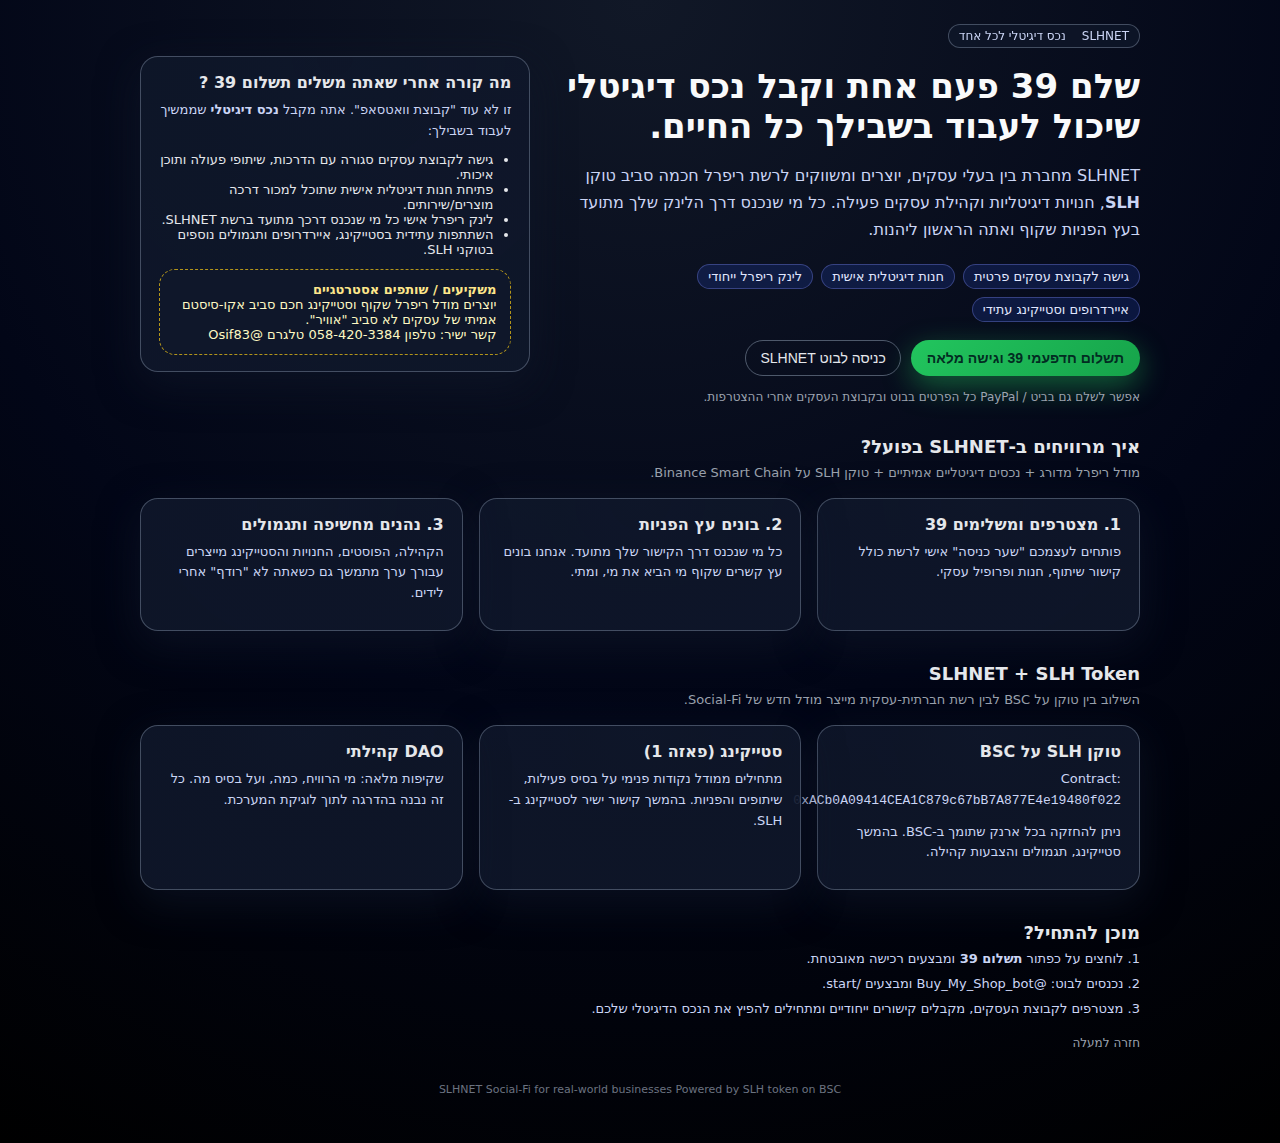
<file: docs/index.html>
﻿<!DOCTYPE html>
<html lang="he" dir="rtl">
<head>
  <meta charset="utf-8" />
  <title>SLHNET  שער הכניסה לנכס הדיגיטלי שלך</title>
  <meta name="viewport" content="width=device-width, initial-scale=1" />
  <meta name="description" content="קהילת עסקים, טוקן SLH, חנויות דיגיטליות ומודל ריפרל שקוף. תשלום חדפעמי של 39  פותח לך עולם של הכנסות, חשיפה והזדמנויות." />

  <!-- Open Graph for social sharing -->
  <meta property="og:type" content="website" />
  <meta property="og:title" content="SLHNET  שער הכניסה לנכס הדיגיטלי שלך" />
  <meta property="og:description" content="שלם 39  פעם אחת, קבל גישה לקבוצת עסקים, חנות דיגיטלית אישית, לינק ריפרל ועתיד של סטייקינג וטוקני SLH." />
  <meta property="og:url" content="https://slh-nft.com/" />
  <meta property="og:image" content="https://slh-nft.com/static/slh-og.svg" />

  <link rel="icon" href="https://slh-nft.com/static/slh-og.svg" type="image/svg+xml" />

  <style>
    body {
      margin: 0;
      font-family: system-ui, -apple-system, BlinkMacSystemFont, "Segoe UI", sans-serif;
      background: radial-gradient(circle at top, #111827 0, #020617 55%, #000 100%);
      color: #e5e7eb;
    }
    a { color: inherit; text-decoration: none; }
    .page {
      max-width: 1000px;
      margin: 0 auto;
      padding: 24px 16px 48px;
    }
    .hero {
      display: grid;
      grid-template-columns: minmax(0, 3fr) minmax(0, 2fr);
      gap: 24px;
      align-items: center;
    }
    @media (max-width: 768px) {
      .hero { grid-template-columns: minmax(0, 1fr); }
    }
    .badge {
      display: inline-flex;
      align-items: center;
      gap: 8px;
      padding: 4px 10px;
      border-radius: 999px;
      border: 1px solid rgba(148, 163, 184, 0.4);
      font-size: 12px;
      color: #cbd5f5;
      background: rgba(15, 23, 42, 0.75);
      backdrop-filter: blur(14px);
    }
    .title {
      font-size: clamp(26px, 4vw, 34px);
      font-weight: 700;
      margin: 18px 0 8px;
      color: #f9fafb;
    }
    .subtitle {
      font-size: 16px;
      line-height: 1.7;
      color: #cbd5f5;
      margin-bottom: 20px;
    }
    .pill-row {
      display: flex;
      flex-wrap: wrap;
      gap: 8px;
      font-size: 13px;
      margin-bottom: 18px;
    }
    .pill {
      padding: 4px 10px;
      border-radius: 999px;
      background: rgba(30, 64, 175, 0.25);
      border: 1px solid rgba(129, 140, 248, 0.35);
      color: #e0e7ff;
    }
    .cta-main {
      display: flex;
      flex-wrap: wrap;
      gap: 10px;
      margin-bottom: 14px;
    }
    .btn-primary {
      padding: 10px 16px;
      border-radius: 999px;
      border: none;
      cursor: pointer;
      font-weight: 600;
      font-size: 14px;
      background: linear-gradient(135deg, #22c55e, #16a34a);
      color: #022c22;
      box-shadow: 0 10px 30px rgba(34, 197, 94, 0.45);
    }
    .btn-secondary {
      padding: 9px 14px;
      border-radius: 999px;
      border: 1px solid rgba(148, 163, 184, 0.5);
      background: transparent;
      color: #e5e7eb;
      font-size: 14px;
      cursor: pointer;
    }
    .mini-note {
      font-size: 12px;
      color: #9ca3af;
    }
    .card {
      border-radius: 18px;
      padding: 16px 18px;
      background: radial-gradient(circle at top, rgba(15, 23, 42, 0.95) 0, rgba(15, 23, 42, 0.9) 40%, rgba(15, 23, 42, 0.92) 100%);
      border: 1px solid rgba(148, 163, 184, 0.4);
      box-shadow: 0 12px 40px rgba(15, 23, 42, 0.65);
    }
    .card h3 {
      margin: 0 0 8px;
      font-size: 16px;
      color: #e5e7eb;
    }
    .card p {
      margin: 0 0 10px;
      font-size: 13px;
      color: #cbd5f5;
      line-height: 1.6;
    }
    .card ul {
      margin: 0;
      padding-inline-start: 18px;
      font-size: 13px;
      color: #e5e7eb;
    }
    .section-title {
      margin: 32px 0 8px;
      font-size: 18px;
      font-weight: 600;
    }
    .section-sub {
      margin: 0 0 18px;
      font-size: 13px;
      color: #9ca3af;
    }
    .grid-3 {
      display: grid;
      grid-template-columns: repeat(3, minmax(0, 1fr));
      gap: 16px;
    }
    @media (max-width: 900px) {
      .grid-3 { grid-template-columns: repeat(2, minmax(0, 1fr)); }
    }
    @media (max-width: 640px) {
      .grid-3 { grid-template-columns: minmax(0, 1fr); }
    }
    .stacked {
      display: flex;
      flex-direction: column;
      gap: 10px;
      font-size: 13px;
      color: #cbd5f5;
    }
    .investor-card {
      margin-top: 12px;
      border-radius: 16px;
      padding: 12px 14px;
      background: rgba(15, 23, 42, 0.9);
      border: 1px dashed rgba(250, 204, 21, 0.7);
      font-size: 13px;
      color: #fef9c3;
    }
    .investor-card strong {
      color: #fde68a;
    }
    footer {
      margin-top: 32px;
      font-size: 11px;
      color: #6b7280;
      text-align: center;
    }
  </style>
</head>
<body>
  <div class="page">
    <section class="hero" id="top">
      <div>
        <div class="badge">
          <span>SLHNET</span>
          <span></span>
          <span>נכס דיגיטלי לכל אחד</span>
        </div>
        <h1 class="title">שלם 39  פעם אחת  וקבל נכס דיגיטלי שיכול לעבוד בשבילך כל החיים.</h1>
        <p class="subtitle">
          SLHNET מחברת בין בעלי עסקים, יוצרים ומשווקים לרשת ריפרל חכמה סביב טוקן
          <strong>SLH</strong>, חנויות דיגיטליות וקהילת עסקים פעילה. כל מי שנכנס דרך הלינק שלך
          מתועד בעץ הפניות שקוף  ואתה הראשון ליהנות.
        </p>
        <div class="pill-row">
          <div class="pill">גישה לקבוצת עסקים פרטית</div>
          <div class="pill">חנות דיגיטלית אישית</div>
          <div class="pill">לינק ריפרל ייחודי</div>
          <div class="pill">איירדרופים וסטייקינג עתידי</div>
        </div>
        <div class="cta-main" id="join39">
          <a href="https://links.payboxapp.com/1SNfaJ6XcYb" target="_blank" rel="noopener">
            <button class="btn-primary"> תשלום חדפעמי 39  וגישה מלאה</button>
          </a>
          <a href="https://t.me/Buy_My_Shop_bot" target="_blank" rel="noopener">
            <button class="btn-secondary"> כניסה לבוט SLHNET</button>
          </a>
        </div>
        <div class="mini-note">
          אפשר לשלם גם בביט / PayPal  כל הפרטים בבוט ובקבוצת העסקים אחרי ההצטרפות.
        </div>
      </div>
      <div>
        <div class="card">
          <h3>מה קורה אחרי שאתה משלים תשלום 39 ?</h3>
          <p>זו לא עוד "קבוצת וואטסאפ". אתה מקבל <strong>נכס דיגיטלי</strong> שממשיך לעבוד בשבילך:</p>
          <ul>
            <li>גישה לקבוצת עסקים סגורה עם הדרכות, שיתופי פעולה ותוכן איכותי.</li>
            <li>פתיחת חנות דיגיטלית אישית שתוכל למכור דרכה מוצרים/שירותים.</li>
            <li>לינק ריפרל אישי  כל מי שנכנס דרכך מתועד ברשת SLHNET.</li>
            <li>השתתפות עתידית בסטייקינג, איירדרופים ותגמולים נוספים בטוקני SLH.</li>
          </ul>
          <div class="investor-card">
            <strong>משקיעים / שותפים אסטרטגיים</strong><br/>
            יוצרים מודל ריפרל שקוף וסטייקינג חכם סביב אקו-סיסטם אמיתי של עסקים  לא סביב "אוויר".<br/>
            קשר ישיר: טלפון 058-420-3384  טלגרם <a href="https://t.me/Osif83" target="_blank">@Osif83</a>
          </div>
        </div>
      </div>
    </section>

    <section>
      <h2 class="section-title">איך מרוויחים ב-SLHNET בפועל?</h2>
      <p class="section-sub">מודל ריפרל מדורג + נכסים דיגיטליים אמיתיים + טוקן SLH על Binance Smart Chain.</p>
      <div class="grid-3">
        <div class="card">
          <h3>1. מצטרפים ומשלימים 39 </h3>
          <p>פותחים לעצמכם "שער כניסה" אישי לרשת  כולל קישור שיתוף, חנות ופרופיל עסקי.</p>
        </div>
        <div class="card">
          <h3>2. בונים עץ הפניות</h3>
          <p>כל מי שנכנס דרך הקישור שלך מתועד. אנחנו בונים עץ קשרים שקוף  מי הביא את מי, ומתי.</p>
        </div>
        <div class="card">
          <h3>3. נהנים מחשיפה ותגמולים</h3>
          <p>הקהילה, הפוסטים, החנויות והסטייקינג מייצרים עבורך ערך מתמשך  גם כשאתה לא "רודף" אחרי לידים.</p>
        </div>
      </div>
    </section>

    <section>
      <h2 class="section-title">SLHNET + SLH Token</h2>
      <p class="section-sub">השילוב בין טוקן על BSC לבין רשת חברתית-עסקית מייצר מודל חדש של Social-Fi.</p>
      <div class="grid-3">
        <div class="card">
          <h3>טוקן SLH על BSC</h3>
          <p>Contract: <code>0xACb0A09414CEA1C879c67bB7A877E4e19480f022</code></p>
          <p>ניתן להחזקה בכל ארנק שתומך ב-BSC. בהמשך  סטייקינג, תגמולים והצבעות קהילה.</p>
        </div>
        <div class="card">
          <h3>סטייקינג (פאזה 1)</h3>
          <p>מתחילים ממודל נקודות פנימי על בסיס פעילות, שיתופים והפניות. בהמשך  קישור ישיר לסטייקינג ב-SLH.</p>
        </div>
        <div class="card">
          <h3>DAO קהילתי</h3>
          <p>שקיפות מלאה: מי הרוויח, כמה, ועל בסיס מה. כל זה נבנה בהדרגה לתוך לוגיקת המערכת.</p>
        </div>
      </div>
    </section>

    <section>
      <h2 class="section-title">מוכן להתחיל?</h2>
      <div class="stacked">
        <div>1. לוחצים על כפתור <strong>תשלום 39 </strong> ומבצעים רכישה מאובטחת.</div>
        <div>2. נכנסים לבוט: <a href="https://t.me/Buy_My_Shop_bot" target="_blank">@Buy_My_Shop_bot</a> ומבצעים /start.</div>
        <div>3. מצטרפים לקבוצת העסקים, מקבלים קישורים ייחודיים ומתחילים להפיץ את הנכס הדיגיטלי שלכם.</div>
      </div>
      <div style="margin-top:16px;">
        <a href="#top"><span style="font-size:12px;color:#9ca3af;"> חזרה למעלה</span></a>
      </div>
    </section>

    <footer>
      SLHNET  Social-Fi for real-world businesses  Powered by SLH token on BSC
    </footer>
  </div>
</body>
</html>
</file>
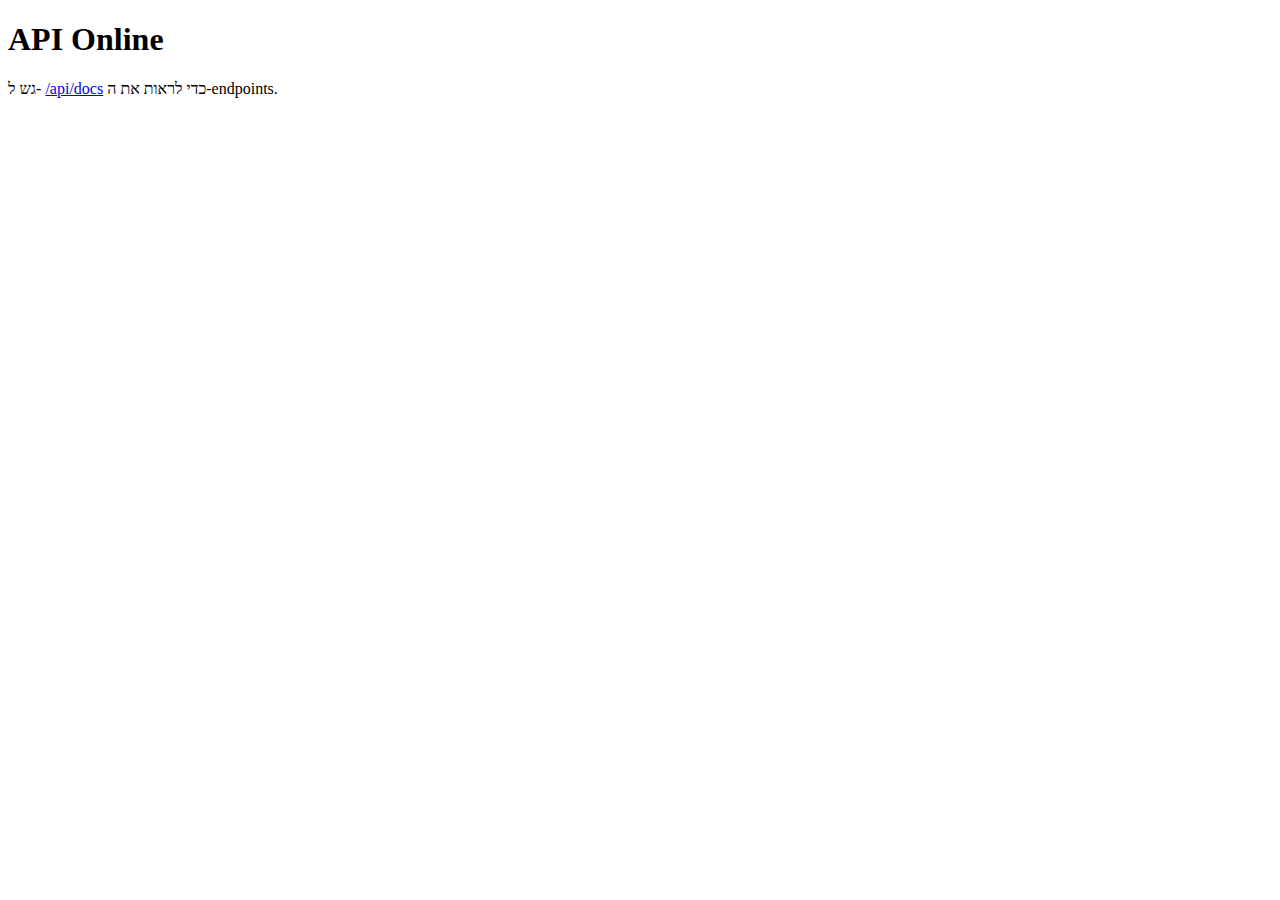
<file: templates/index.html>
<!DOCTYPE html>
<html lang="he">
<head>
    <meta charset="UTF-8" />
    <title>Digital Assets Ecosystem API</title>
</head>
<body>
    <h1>API Online</h1>
    <p>גש ל- <a href="/api/docs">/api/docs</a> כדי לראות את ה-endpoints.</p>
</body>
</html>
</file>
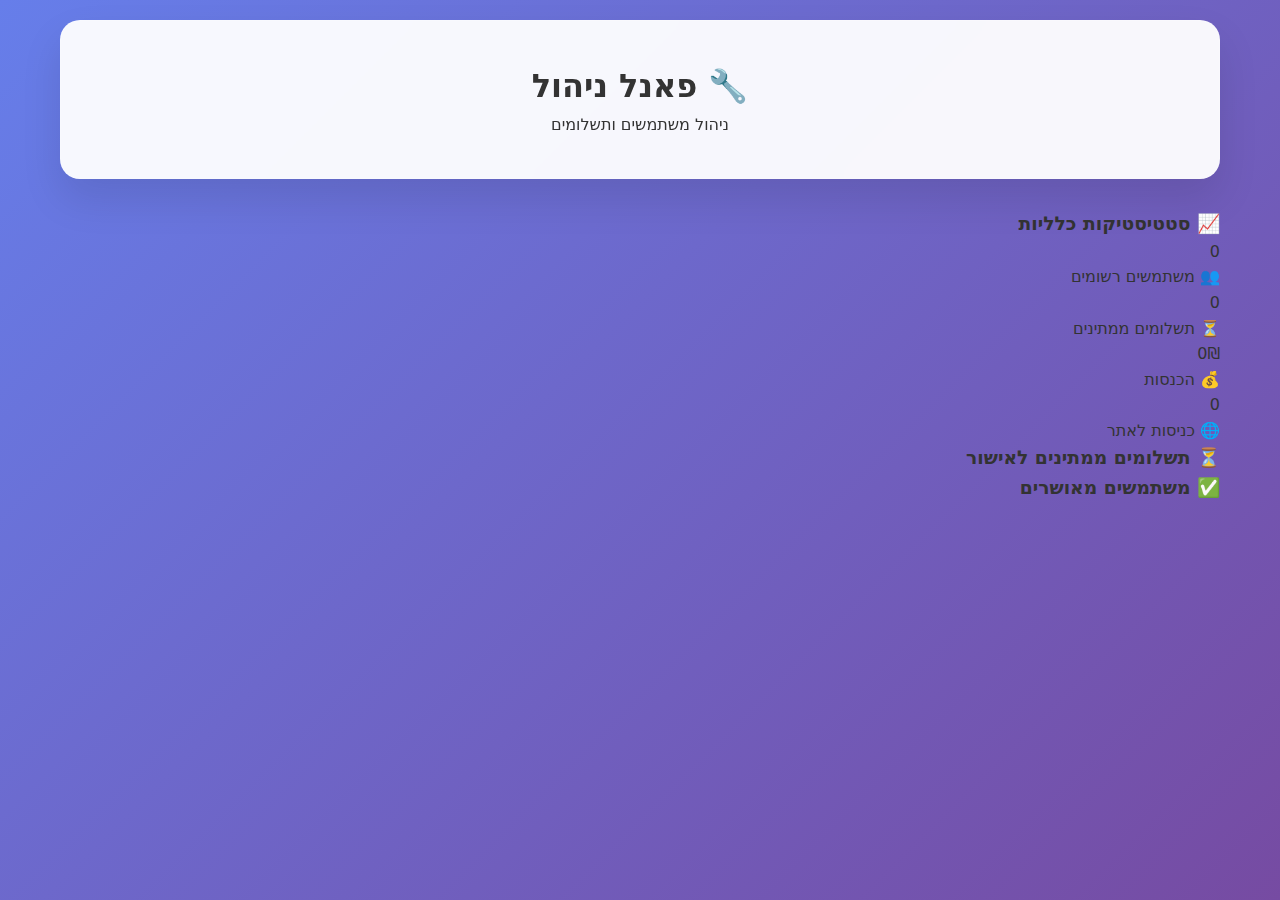
<file: docs/admin/index.html>
<!DOCTYPE html>
<html lang="he" dir="rtl">
<head>
    <meta charset="UTF-8">
    <title>Admin Panel - Buy My Shop</title>
    <meta name="viewport" content="width=device-width, initial-scale=1">
    <link rel="stylesheet" href="../css/style.css">
</head>
<body>
    <div class="container">
        <div class="header">
            <h1>🔧 פאנל ניהול</h1>
            <p>ניהול משתמשים ותשלומים</p>
        </div>

        <div class="admin-panel">
            <h3>📈 סטטיסטיקות כלליות</h3>
            <div class="stats-grid">
                <div class="stat-card">
                    <div class="stat-number" id="total-users">0</div>
                    <div>👥 משתמשים רשומים</div>
                </div>
                <div class="stat-card">
                    <div class="stat-number" id="pending-payments">0</div>
                    <div>⏳ תשלומים ממתינים</div>
                </div>
                <div class="stat-card">
                    <div class="stat-number" id="total-revenue">0₪</div>
                    <div>💰 הכנסות</div>
                </div>
                <div class="stat-card">
                    <div class="stat-number" id="site-visits">0</div>
                    <div>🌐 כניסות לאתר</div>
                </div>
            </div>
        </div>

        <div class="admin-panel">
            <h3>⏳ תשלומים ממתינים לאישור</h3>
            <div id="pending-payments-list">
                <!-- Payments will be loaded here -->
            </div>
        </div>

        <div class="admin-panel">
            <h3>✅ משתמשים מאושרים</h3>
            <div id="approved-users-list">
                <!-- Approved users will be loaded here -->
            </div>
        </div>
    </div>

    <script src="../js/admin.js"></script>
</body>
</html>
</file>
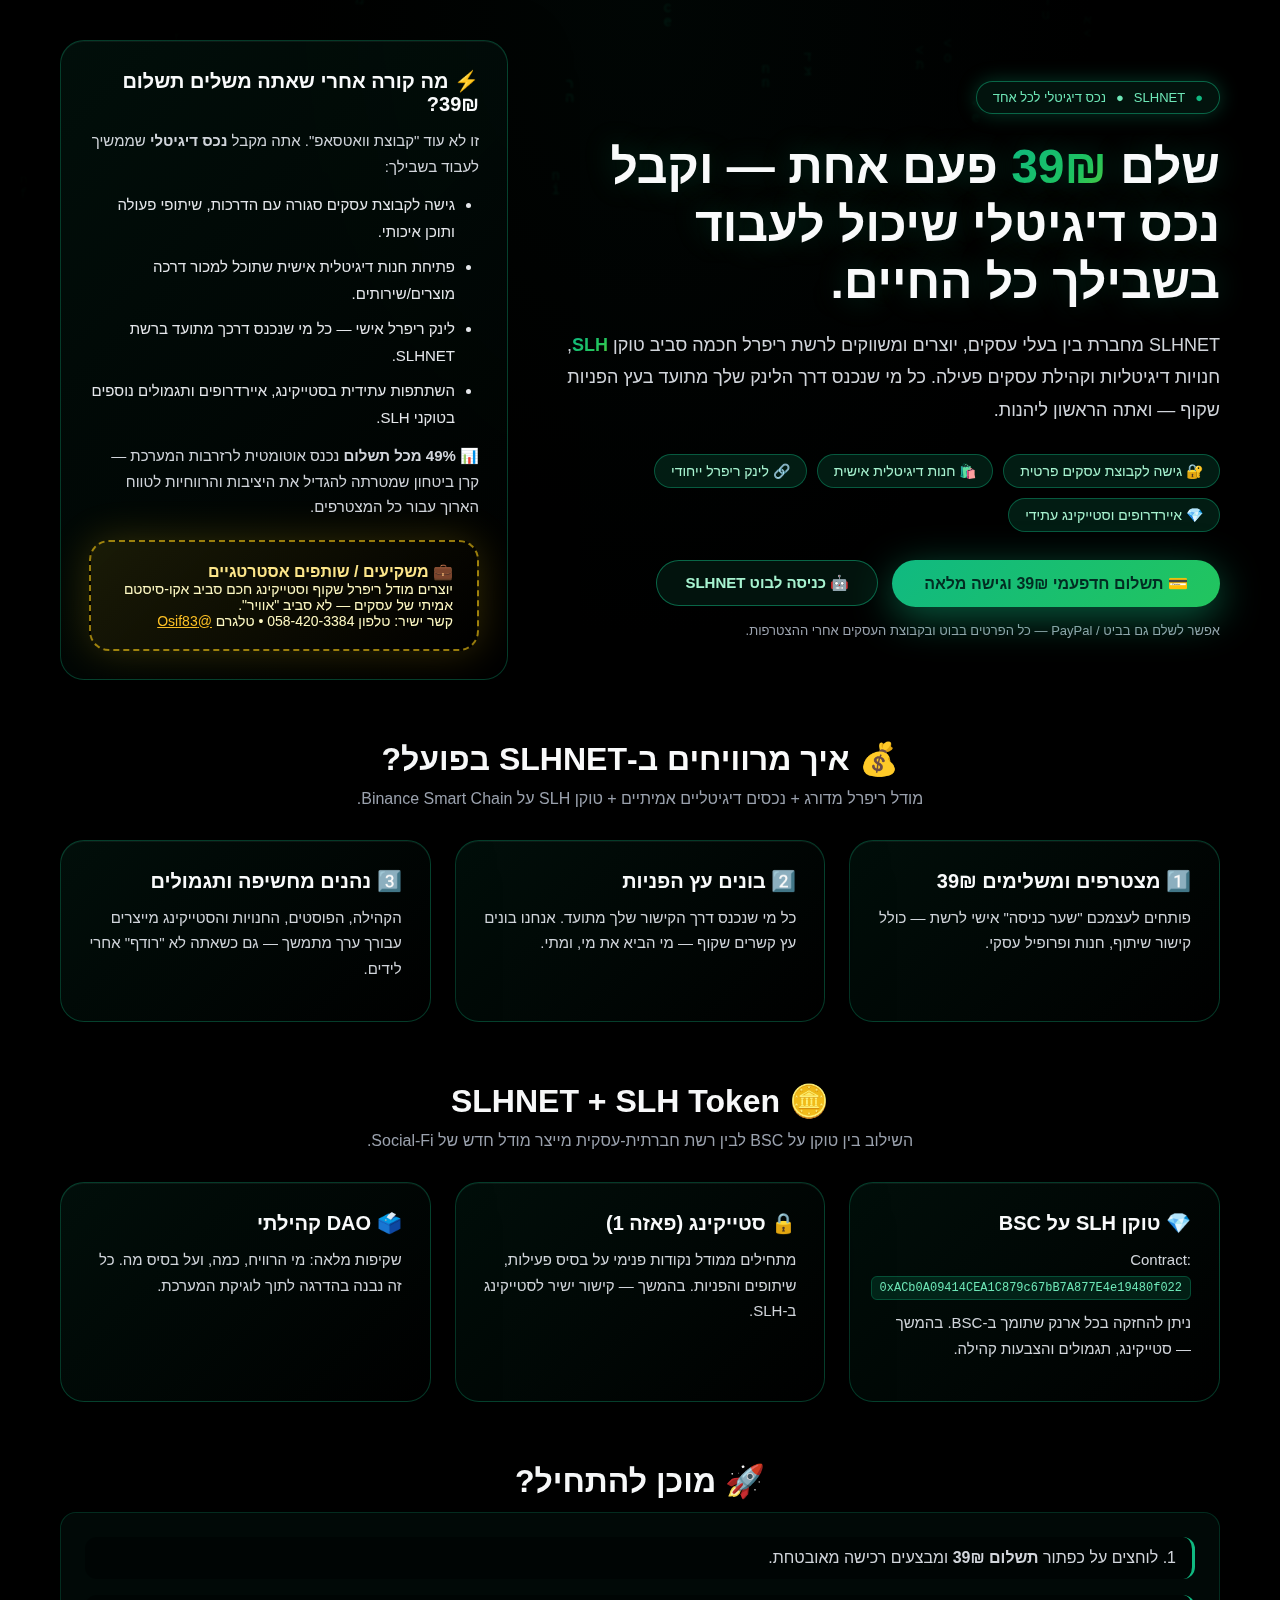
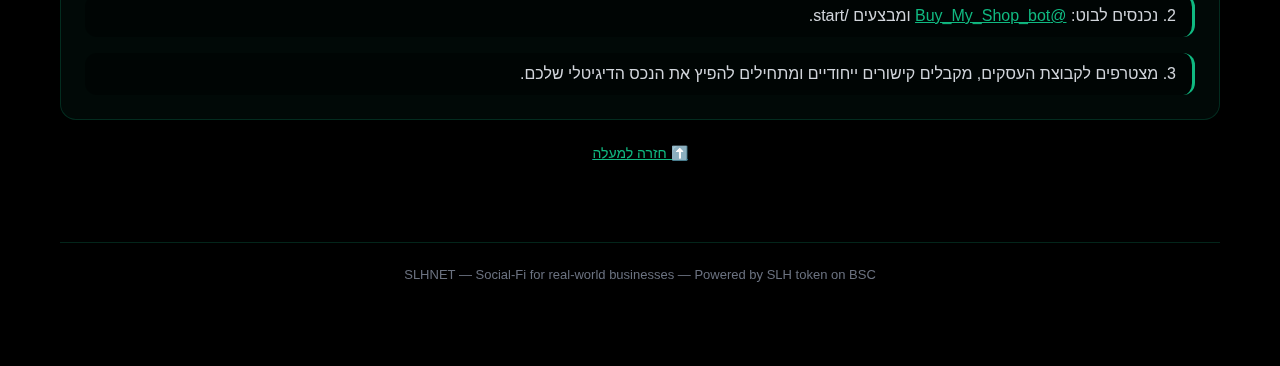
<file: docs/dashboard/index.html>
<!DOCTYPE html>
<html lang="he" dir="rtl">
<head>
  <meta charset="utf-8" />
  <title>SLHNET — שער הכניסה לנכס הדיגיטלי שלך</title>
  <meta name="viewport" content="width=device-width, initial-scale=1" />
  <meta name="description" content="קהילת עסקים, טוקן SLH, חנויות דיגיטליות ומודל ריפרל שקוף. תשלום חדפעמי של 39₪ פותח לך עולם של הכנסות, חשיפה והזדמנויות." />
  <meta property="og:type" content="website" />
  <meta property="og:title" content="SLHNET — שער הכניסה לנכס הדיגיטלי שלך" />
  <meta property="og:description" content="שלם 39₪ פעם אחת, קבל גישה לקבוצת עסקים, חנות דיגיטלית אישית, לינק ריפרל ועתיד של סטייקינג וטוקני SLH." />
  <link rel="icon" href="https://slh-nft.com/assets/start_banner.jpg" type="image/jpeg" />

  <style>
    * { box-sizing: border-box; }
    body {
      margin: 0;
      font-family: 'Segoe UI', Tahoma, Geneva, Verdana, sans-serif;
      background: #000;
      color: #e5e7eb;
      overflow-x: hidden;
      position: relative;
    }
    
    /* Matrix Canvas Background */
    #matrix-canvas {
      position: fixed;
      top: 0;
      left: 0;
      width: 100%;
      height: 100%;
      z-index: 0;
      opacity: 0.15;
    }
    
    /* Glassmorphism overlay */
    .glass-overlay {
      position: fixed;
      top: 0;
      left: 0;
      width: 100%;
      height: 100%;
      background: radial-gradient(ellipse at top, rgba(16, 185, 129, 0.03) 0%, rgba(0, 0, 0, 0.7) 50%);
      backdrop-filter: blur(1px);
      z-index: 1;
      pointer-events: none;
    }
    
    .page {
      position: relative;
      z-index: 2;
      max-width: 1200px;
      margin: 0 auto;
      padding: 40px 20px 60px;
    }
    
    /* Animated gradient text */
    @keyframes gradient-shift {
      0% { background-position: 0% 50%; }
      50% { background-position: 100% 50%; }
      100% { background-position: 0% 50%; }
    }
    
    .gradient-text {
      background: linear-gradient(135deg, #10b981, #22c55e, #84cc16, #10b981);
      background-size: 200% 200%;
      -webkit-background-clip: text;
      background-clip: text;
      -webkit-text-fill-color: transparent;
      animation: gradient-shift 4s ease infinite;
    }
    
    /* Hero Section */
    .hero {
      display: grid;
      grid-template-columns: minmax(0, 3fr) minmax(0, 2fr);
      gap: 40px;
      align-items: center;
      margin-bottom: 60px;
    }
    
    @media (max-width: 768px) {
      .hero { 
        grid-template-columns: minmax(0, 1fr);
        gap: 30px;
      }
    }
    
    /* Badge with glow */
    .badge {
      display: inline-flex;
      align-items: center;
      gap: 10px;
      padding: 8px 16px;
      border-radius: 999px;
      border: 1px solid rgba(16, 185, 129, 0.5);
      font-size: 13px;
      color: #6ee7b7;
      background: rgba(16, 185, 129, 0.1);
      backdrop-filter: blur(20px);
      box-shadow: 0 0 20px rgba(16, 185, 129, 0.3);
      animation: pulse-glow 3s ease-in-out infinite;
    }
    
    @keyframes pulse-glow {
      0%, 100% { box-shadow: 0 0 20px rgba(16, 185, 129, 0.3); }
      50% { box-shadow: 0 0 30px rgba(16, 185, 129, 0.5); }
    }
    
    .badge::before {
      content: "●";
      color: #10b981;
      animation: blink 2s ease-in-out infinite;
    }
    
    @keyframes blink {
      0%, 100% { opacity: 1; }
      50% { opacity: 0.3; }
    }
    
    /* Title */
    .title {
      font-size: clamp(32px, 5vw, 48px);
      font-weight: 800;
      margin: 24px 0 16px;
      color: #f9fafb;
      line-height: 1.2;
      text-shadow: 0 0 30px rgba(16, 185, 129, 0.3);
    }
    
    .subtitle {
      font-size: 18px;
      line-height: 1.8;
      color: #d1d5db;
      margin-bottom: 28px;
    }
    
    /* Pills */
    .pill-row {
      display: flex;
      flex-wrap: wrap;
      gap: 10px;
      font-size: 14px;
      margin-bottom: 28px;
    }
    
    .pill {
      padding: 8px 16px;
      border-radius: 999px;
      background: rgba(16, 185, 129, 0.15);
      border: 1px solid rgba(16, 185, 129, 0.4);
      color: #a7f3d0;
      transition: all 0.3s ease;
      cursor: default;
    }
    
    .pill:hover {
      background: rgba(16, 185, 129, 0.25);
      transform: translateY(-2px);
      box-shadow: 0 5px 15px rgba(16, 185, 129, 0.3);
    }
    
    /* Buttons */
    .cta-main {
      display: flex;
      flex-wrap: wrap;
      gap: 14px;
      margin-bottom: 16px;
    }
    
    .btn-primary {
      padding: 14px 32px;
      border-radius: 999px;
      border: none;
      cursor: pointer;
      font-weight: 700;
      font-size: 16px;
      background: linear-gradient(135deg, #10b981, #22c55e);
      color: #022c22;
      box-shadow: 0 10px 40px rgba(16, 185, 129, 0.5);
      transition: all 0.3s ease;
      position: relative;
      overflow: hidden;
    }
    
    .btn-primary::before {
      content: "";
      position: absolute;
      top: 0;
      left: -100%;
      width: 100%;
      height: 100%;
      background: linear-gradient(90deg, transparent, rgba(255, 255, 255, 0.3), transparent);
      transition: left 0.5s ease;
    }
    
    .btn-primary:hover::before {
      left: 100%;
    }
    
    .btn-primary:hover {
      transform: translateY(-3px);
      box-shadow: 0 15px 50px rgba(16, 185, 129, 0.6);
    }
    
    .btn-secondary {
      padding: 13px 28px;
      border-radius: 999px;
      border: 1px solid rgba(16, 185, 129, 0.5);
      background: rgba(16, 185, 129, 0.1);
      backdrop-filter: blur(10px);
      color: #a7f3d0;
      font-size: 15px;
      font-weight: 600;
      cursor: pointer;
      transition: all 0.3s ease;
    }
    
    .btn-secondary:hover {
      background: rgba(16, 185, 129, 0.2);
      border-color: rgba(16, 185, 129, 0.7);
      transform: translateY(-3px);
      box-shadow: 0 10px 30px rgba(16, 185, 129, 0.3);
    }
    
    .mini-note {
      font-size: 13px;
      color: #9ca3af;
      margin-top: 8px;
    }
    
    /* Cards with advanced glassmorphism */
    .card {
      border-radius: 24px;
      padding: 28px;
      background: linear-gradient(135deg, rgba(16, 185, 129, 0.08) 0%, rgba(0, 0, 0, 0.6) 100%);
      border: 1px solid rgba(16, 185, 129, 0.3);
      backdrop-filter: blur(20px);
      box-shadow: 0 20px 60px rgba(0, 0, 0, 0.5), inset 0 1px 0 rgba(255, 255, 255, 0.05);
      transition: all 0.4s ease;
      position: relative;
      overflow: hidden;
    }
    
    .card::before {
      content: "";
      position: absolute;
      top: -50%;
      right: -50%;
      width: 200%;
      height: 200%;
      background: radial-gradient(circle, rgba(16, 185, 129, 0.1) 0%, transparent 70%);
      opacity: 0;
      transition: opacity 0.4s ease;
    }
    
    .card:hover::before {
      opacity: 1;
    }
    
    .card:hover {
      transform: translateY(-5px);
      border-color: rgba(16, 185, 129, 0.5);
      box-shadow: 0 25px 70px rgba(16, 185, 129, 0.3);
    }
    
    .card h3 {
      margin: 0 0 12px;
      font-size: 20px;
      font-weight: 700;
      color: #f9fafb;
    }
    
    .card p {
      margin: 0 0 12px;
      font-size: 15px;
      color: #d1d5db;
      line-height: 1.7;
    }
    
    .card ul {
      margin: 12px 0;
      padding-inline-start: 24px;
      font-size: 15px;
      color: #e5e7eb;
      line-height: 1.8;
    }
    
    .card ul li {
      margin-bottom: 8px;
    }
    
    .card code {
      background: rgba(16, 185, 129, 0.15);
      padding: 4px 8px;
      border-radius: 6px;
      font-size: 12px;
      color: #6ee7b7;
      border: 1px solid rgba(16, 185, 129, 0.3);
    }
    
    /* Investor card with special styling */
    .investor-card {
      margin-top: 20px;
      border-radius: 20px;
      padding: 20px 24px;
      background: linear-gradient(135deg, rgba(250, 204, 21, 0.1) 0%, rgba(0, 0, 0, 0.7) 100%);
      border: 2px dashed rgba(250, 204, 21, 0.6);
      font-size: 14px;
      color: #fef9c3;
      box-shadow: 0 0 40px rgba(250, 204, 21, 0.2);
      animation: glow-gold 3s ease-in-out infinite;
    }
    
    @keyframes glow-gold {
      0%, 100% { box-shadow: 0 0 40px rgba(250, 204, 21, 0.2); }
      50% { box-shadow: 0 0 60px rgba(250, 204, 21, 0.4); }
    }
    
    .investor-card strong {
      color: #fde68a;
      font-size: 16px;
    }
    
    .investor-card a {
      color: #fbbf24;
      text-decoration: underline;
    }
    
    /* Section titles */
    .section-title {
      margin: 60px 0 12px;
      font-size: 32px;
      font-weight: 800;
      text-align: center;
      color: #f9fafb;
    }
    
    .section-sub {
      margin: 0 0 32px;
      font-size: 16px;
      color: #9ca3af;
      text-align: center;
    }
    
    /* Grid */
    .grid-3 {
      display: grid;
      grid-template-columns: repeat(3, minmax(0, 1fr));
      gap: 24px;
    }
    
    @media (max-width: 900px) {
      .grid-3 { grid-template-columns: repeat(2, minmax(0, 1fr)); }
    }
    
    @media (max-width: 640px) {
      .grid-3 { grid-template-columns: minmax(0, 1fr); }
    }
    
    /* Stacked list */
    .stacked {
      display: flex;
      flex-direction: column;
      gap: 16px;
      font-size: 16px;
      color: #d1d5db;
      background: rgba(16, 185, 129, 0.05);
      padding: 24px;
      border-radius: 16px;
      border: 1px solid rgba(16, 185, 129, 0.2);
    }
    
    .stacked div {
      padding: 12px 16px;
      background: rgba(0, 0, 0, 0.4);
      border-radius: 12px;
      border-right: 3px solid #10b981;
    }
    
    /* Footer */
    footer {
      margin-top: 80px;
      padding: 24px;
      font-size: 13px;
      color: #6b7280;
      text-align: center;
      border-top: 1px solid rgba(16, 185, 129, 0.2);
    }
    
    /* Scroll reveal animation */
    @keyframes fadeInUp {
      from {
        opacity: 0;
        transform: translateY(30px);
      }
      to {
        opacity: 1;
        transform: translateY(0);
      }
    }
    
    .reveal {
      animation: fadeInUp 0.8s ease-out;
    }
  </style>
</head>
<body>
  <canvas id="matrix-canvas"></canvas>
  <div class="glass-overlay"></div>
  
  <div class="page">
    <section class="hero reveal" id="top">
      <div>
        <div class="badge">
          <span>SLHNET</span>
          <span>●</span>
          <span>נכס דיגיטלי לכל אחד</span>
        </div>
        <h1 class="title">
          שלם <span class="gradient-text">39₪</span> פעם אחת — וקבל נכס דיגיטלי שיכול לעבוד בשבילך כל החיים.
        </h1>
        <p class="subtitle">
          SLHNET מחברת בין בעלי עסקים, יוצרים ומשווקים לרשת ריפרל חכמה סביב טוקן
          <strong class="gradient-text">SLH</strong>, חנויות דיגיטליות וקהילת עסקים פעילה. כל מי שנכנס דרך הלינק שלך
          מתועד בעץ הפניות שקוף — ואתה הראשון ליהנות.
        </p>
        <div class="pill-row">
          <div class="pill">🔐 גישה לקבוצת עסקים פרטית</div>
          <div class="pill">🛍️ חנות דיגיטלית אישית</div>
          <div class="pill">🔗 לינק ריפרל ייחודי</div>
          <div class="pill">💎 איירדרופים וסטייקינג עתידי</div>
        </div>
        <div class="cta-main" id="join39">
          <a href="https://links.payboxapp.com/1SNfaJ6XcYb" target="_blank" rel="noopener">
            <button class="btn-primary">💳 תשלום חדפעמי 39₪ וגישה מלאה</button>
          </a>
          <a href="https://t.me/Buy_My_Shop_bot" target="_blank" rel="noopener">
            <button class="btn-secondary">🤖 כניסה לבוט SLHNET</button>
          </a>
        </div>
        <div class="mini-note">
          אפשר לשלם גם בביט / PayPal — כל הפרטים בבוט ובקבוצת העסקים אחרי ההצטרפות.
        </div>
      </div>
      
      <div>
        <div class="card">
          <h3>⚡ מה קורה אחרי שאתה משלים תשלום 39₪?</h3>
          <p>זו לא עוד "קבוצת וואטסאפ". אתה מקבל <strong>נכס דיגיטלי</strong> שממשיך לעבוד בשבילך:</p>
          <ul>
            <li>גישה לקבוצת עסקים סגורה עם הדרכות, שיתופי פעולה ותוכן איכותי.</li>
            <li>פתיחת חנות דיגיטלית אישית שתוכל למכור דרכה מוצרים/שירותים.</li>
            <li>לינק ריפרל אישי — כל מי שנכנס דרכך מתועד ברשת SLHNET.</li>
            <li>השתתפות עתידית בסטייקינג, איירדרופים ותגמולים נוספים בטוקני SLH.</li>
          </ul>
          <p>
            📊 <strong>49% מכל תשלום</strong> נכנס אוטומטית לרזרבות המערכת — קרן ביטחון שמטרתה להגדיל את היציבות והרווחיות לטווח הארוך עבור כל המצטרפים.
          </p>

          <div class="investor-card">
            <strong>💼 משקיעים / שותפים אסטרטגיים</strong><br/>
            יוצרים מודל ריפרל שקוף וסטייקינג חכם סביב אקו-סיסטם אמיתי של עסקים — לא סביב "אוויר".<br/>
            קשר ישיר: טלפון 058-420-3384 • טלגרם <a href="https://t.me/Osif83" target="_blank">@Osif83</a>
          </div>
        </div>
      </div>
    </section>

    <section class="reveal">
      <h2 class="section-title">💰 איך מרוויחים ב-SLHNET בפועל?</h2>
      <p class="section-sub">מודל ריפרל מדורג + נכסים דיגיטליים אמיתיים + טוקן SLH על Binance Smart Chain.</p>
      <div class="grid-3">
        <div class="card">
          <h3>1️⃣ מצטרפים ומשלימים 39₪</h3>
          <p>פותחים לעצמכם "שער כניסה" אישי לרשת — כולל קישור שיתוף, חנות ופרופיל עסקי.</p>
        </div>
        <div class="card">
          <h3>2️⃣ בונים עץ הפניות</h3>
          <p>כל מי שנכנס דרך הקישור שלך מתועד. אנחנו בונים עץ קשרים שקוף — מי הביא את מי, ומתי.</p>
        </div>
        <div class="card">
          <h3>3️⃣ נהנים מחשיפה ותגמולים</h3>
          <p>הקהילה, הפוסטים, החנויות והסטייקינג מייצרים עבורך ערך מתמשך — גם כשאתה לא "רודף" אחרי לידים.</p>
        </div>
      </div>
    </section>

    <section class="reveal">
      <h2 class="section-title">🪙 SLHNET + SLH Token</h2>
      <p class="section-sub">השילוב בין טוקן על BSC לבין רשת חברתית-עסקית מייצר מודל חדש של Social-Fi.</p>
      <div class="grid-3">
        <div class="card">
          <h3>💎 טוקן SLH על BSC</h3>
          <p>Contract: <code>0xACb0A09414CEA1C879c67bB7A877E4e19480f022</code></p>
          <p>ניתן להחזקה בכל ארנק שתומך ב-BSC. בהמשך — סטייקינג, תגמולים והצבעות קהילה.</p>
        </div>
        <div class="card">
          <h3>🔒 סטייקינג (פאזה 1)</h3>
          <p>מתחילים ממודל נקודות פנימי על בסיס פעילות, שיתופים והפניות. בהמשך — קישור ישיר לסטייקינג ב-SLH.</p>
        </div>
        <div class="card">
          <h3>🗳️ DAO קהילתי</h3>
          <p>שקיפות מלאה: מי הרוויח, כמה, ועל בסיס מה. כל זה נבנה בהדרגה לתוך לוגיקת המערכת.</p>
        </div>
      </div>
    </section>

    <section class="reveal">
      <h2 class="section-title">🚀 מוכן להתחיל?</h2>
      <div class="stacked">
        <div>1. לוחצים על כפתור <strong>תשלום 39₪</strong> ומבצעים רכישה מאובטחת.</div>
        <div>2. נכנסים לבוט: <a href="https://t.me/Buy_My_Shop_bot" target="_blank" style="color:#10b981;">@Buy_My_Shop_bot</a> ומבצעים /start.</div>
        <div>3. מצטרפים לקבוצת העסקים, מקבלים קישורים ייחודיים ומתחילים להפיץ את הנכס הדיגיטלי שלכם.</div>
      </div>
      <div style="margin-top:24px; text-align:center;">
        <a href="#top"><span style="font-size:14px;color:#10b981;text-decoration:underline;">⬆️ חזרה למעלה</span></a>
      </div>
    </section>

    <footer>
      SLHNET — Social-Fi for real-world businesses — Powered by SLH token on BSC
    </footer>
  </div>

  <script>
    // Matrix Rain Effect
    const canvas = document.getElementById('matrix-canvas');
    const ctx = canvas.getContext('2d');

    canvas.width = window.innerWidth;
    canvas.height = window.innerHeight;

    // Hebrew and code characters for matrix effect
    const chars = 'אבגדהוזחטיכלמנסעפצקרשת01function{}const=>return';
    const fontSize = 14;
    const columns = canvas.width / fontSize;
    const drops = [];

    for (let i = 0; i < columns; i++) {
      drops[i] = Math.random() * -100;
    }

    function drawMatrix() {
      ctx.fillStyle = 'rgba(0, 0, 0, 0.05)';
      ctx.fillRect(0, 0, canvas.width, canvas.height);

      ctx.fillStyle = '#10b981';
      ctx.font = `${fontSize}px monospace`;

      for (let i = 0; i < drops.length; i++) {
        const char = chars[Math.floor(Math.random() * chars.length)];
        const x = i * fontSize;
        const y = drops[i] * fontSize;

        ctx.fillText(char, x, y);

        if (y > canvas.height && Math.random() > 0.975) {
          drops[i] = 0;
        }
        drops[i]++;
      }
    }

    setInterval(drawMatrix, 50);

    // Resize canvas on window resize
    window.addEventListener('resize', () => {
      canvas.width = window.innerWidth;
      canvas.height = window.innerHeight;
    });

    // Scroll reveal animation
    const observer = new IntersectionObserver((entries) => {
      entries.forEach(entry => {
        if (entry.isIntersecting) {
          entry.target.classList.add('reveal');
        }
      });
    });

    document.querySelectorAll('section').forEach(section => {
      observer.observe(section);
    });
  </script>
</body>
</html>
</file>
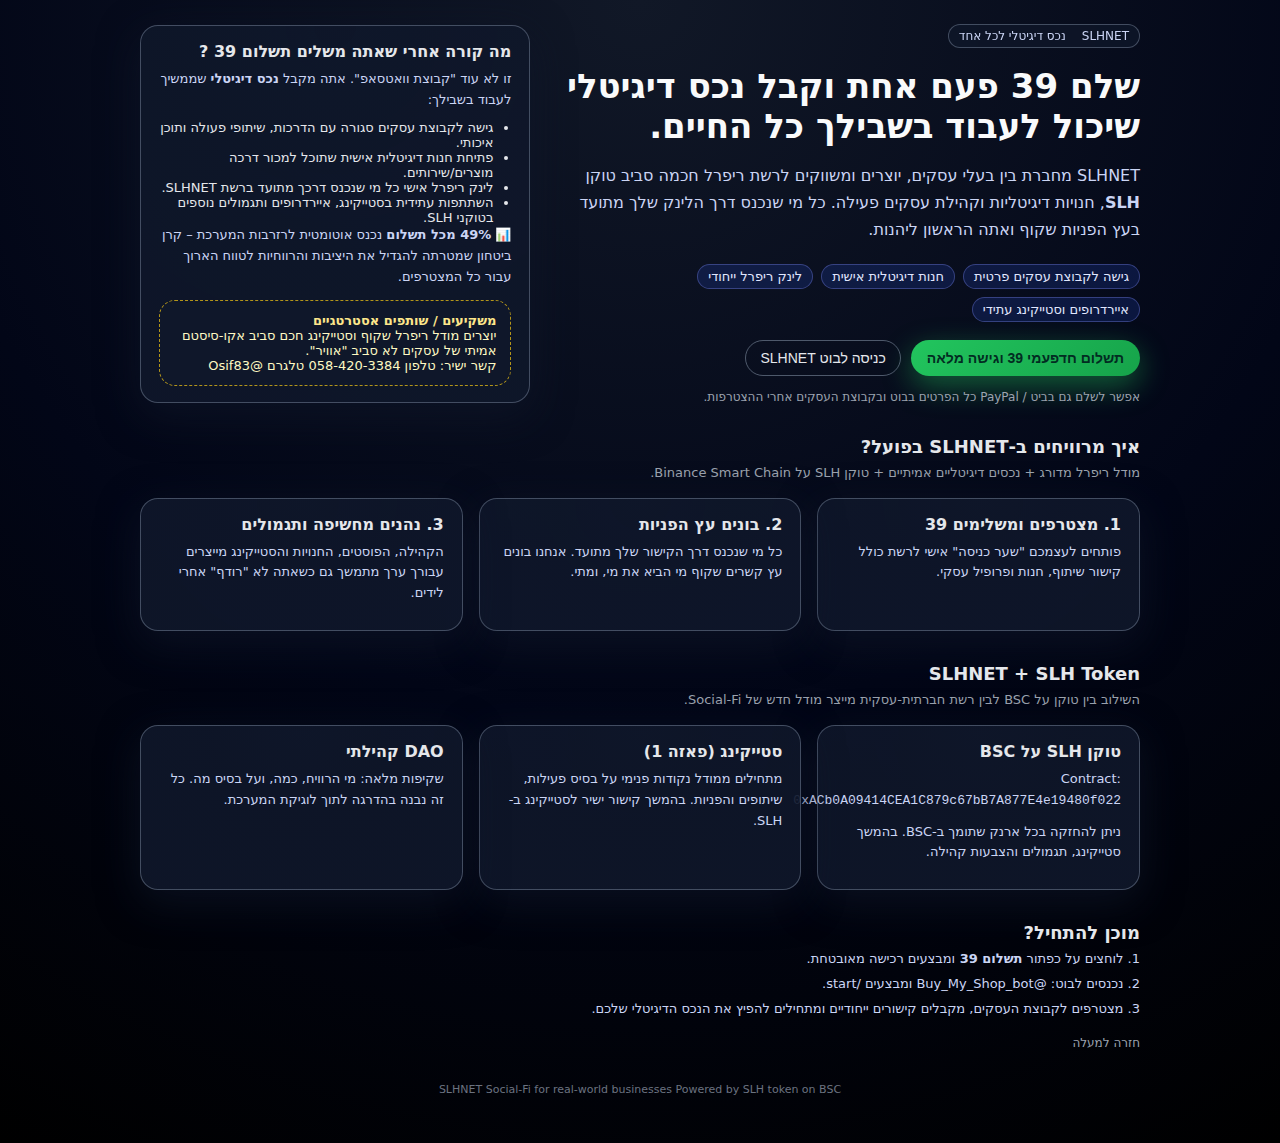
<file: docs/docs/index.html>
﻿<!DOCTYPE html>
<html lang="he" dir="rtl">
<head>
  <meta charset="utf-8" />
  <title>SLHNET  שער הכניסה לנכס הדיגיטלי שלך</title>
  <meta name="viewport" content="width=device-width, initial-scale=1" />
  <meta name="description" content="קהילת עסקים, טוקן SLH, חנויות דיגיטליות ומודל ריפרל שקוף. תשלום חדפעמי של 39  פותח לך עולם של הכנסות, חשיפה והזדמנויות." />

  <!-- Open Graph for social sharing -->
  <meta property="og:type" content="website" />
  <meta property="og:title" content="SLHNET  שער הכניסה לנכס הדיגיטלי שלך" />
  <meta property="og:description" content="שלם 39  פעם אחת, קבל גישה לקבוצת עסקים, חנות דיגיטלית אישית, לינק ריפרל ועתיד של סטייקינג וטוקני SLH." />
  <meta property="og:url" content="https://slh-nft.com/" />
  <meta property="og:image" content="https://slh-nft.com/assets/start_banner.jpg" />
  <meta property="og:image:width" content="1200">
  <meta property="og:image:height" content="630">

  <link rel="icon" href="https://slh-nft.com/assets/start_banner.jpg" type="image/svg+xml" />

  <style>
    body {
      margin: 0;
      font-family: system-ui, -apple-system, BlinkMacSystemFont, "Segoe UI", sans-serif;
      background: radial-gradient(circle at top, #111827 0, #020617 55%, #000 100%);
      color: #e5e7eb;
    }
    a { color: inherit; text-decoration: none; }
    .page {
      max-width: 1000px;
      margin: 0 auto;
      padding: 24px 16px 48px;
    }
    .hero {
      display: grid;
      grid-template-columns: minmax(0, 3fr) minmax(0, 2fr);
      gap: 24px;
      align-items: center;
    }
    @media (max-width: 768px) {
      .hero { grid-template-columns: minmax(0, 1fr); }
    }
    .badge {
      display: inline-flex;
      align-items: center;
      gap: 8px;
      padding: 4px 10px;
      border-radius: 999px;
      border: 1px solid rgba(148, 163, 184, 0.4);
      font-size: 12px;
      color: #cbd5f5;
      background: rgba(15, 23, 42, 0.75);
      backdrop-filter: blur(14px);
    }
    .title {
      font-size: clamp(26px, 4vw, 34px);
      font-weight: 700;
      margin: 18px 0 8px;
      color: #f9fafb;
    }
    .subtitle {
      font-size: 16px;
      line-height: 1.7;
      color: #cbd5f5;
      margin-bottom: 20px;
    }
    .pill-row {
      display: flex;
      flex-wrap: wrap;
      gap: 8px;
      font-size: 13px;
      margin-bottom: 18px;
    }
    .pill {
      padding: 4px 10px;
      border-radius: 999px;
      background: rgba(30, 64, 175, 0.25);
      border: 1px solid rgba(129, 140, 248, 0.35);
      color: #e0e7ff;
    }
    .cta-main {
      display: flex;
      flex-wrap: wrap;
      gap: 10px;
      margin-bottom: 14px;
    }
    .btn-primary {
      padding: 10px 16px;
      border-radius: 999px;
      border: none;
      cursor: pointer;
      font-weight: 600;
      font-size: 14px;
      background: linear-gradient(135deg, #22c55e, #16a34a);
      color: #022c22;
      box-shadow: 0 10px 30px rgba(34, 197, 94, 0.45);
    }
    .btn-secondary {
      padding: 9px 14px;
      border-radius: 999px;
      border: 1px solid rgba(148, 163, 184, 0.5);
      background: transparent;
      color: #e5e7eb;
      font-size: 14px;
      cursor: pointer;
    }
    .mini-note {
      font-size: 12px;
      color: #9ca3af;
    }
    .card {
      border-radius: 18px;
      padding: 16px 18px;
      background: radial-gradient(circle at top, rgba(15, 23, 42, 0.95) 0, rgba(15, 23, 42, 0.9) 40%, rgba(15, 23, 42, 0.92) 100%);
      border: 1px solid rgba(148, 163, 184, 0.4);
      box-shadow: 0 12px 40px rgba(15, 23, 42, 0.65);
    }
    .card h3 {
      margin: 0 0 8px;
      font-size: 16px;
      color: #e5e7eb;
    }
    .card p {
      margin: 0 0 10px;
      font-size: 13px;
      color: #cbd5f5;
      line-height: 1.6;
    }
    .card ul {
      margin: 0;
      padding-inline-start: 18px;
      font-size: 13px;
      color: #e5e7eb;
    }
    .section-title {
      margin: 32px 0 8px;
      font-size: 18px;
      font-weight: 600;
    }
    .section-sub {
      margin: 0 0 18px;
      font-size: 13px;
      color: #9ca3af;
    }
    .grid-3 {
      display: grid;
      grid-template-columns: repeat(3, minmax(0, 1fr));
      gap: 16px;
    }
    @media (max-width: 900px) {
      .grid-3 { grid-template-columns: repeat(2, minmax(0, 1fr)); }
    }
    @media (max-width: 640px) {
      .grid-3 { grid-template-columns: minmax(0, 1fr); }
    }
    .stacked {
      display: flex;
      flex-direction: column;
      gap: 10px;
      font-size: 13px;
      color: #cbd5f5;
    }
    .investor-card {
      margin-top: 12px;
      border-radius: 16px;
      padding: 12px 14px;
      background: rgba(15, 23, 42, 0.9);
      border: 1px dashed rgba(250, 204, 21, 0.7);
      font-size: 13px;
      color: #fef9c3;
    }
    .investor-card strong {
      color: #fde68a;
    }
    footer {
      margin-top: 32px;
      font-size: 11px;
      color: #6b7280;
      text-align: center;
    }
  </style>
</head>
<body>
  <div class="page">
    <section class="hero" id="top">
      <div>
        <div class="badge">
          <span>SLHNET</span>
          <span></span>
          <span>נכס דיגיטלי לכל אחד</span>
        </div>
        <h1 class="title">שלם 39  פעם אחת  וקבל נכס דיגיטלי שיכול לעבוד בשבילך כל החיים.</h1>
        <p class="subtitle">
          SLHNET מחברת בין בעלי עסקים, יוצרים ומשווקים לרשת ריפרל חכמה סביב טוקן
          <strong>SLH</strong>, חנויות דיגיטליות וקהילת עסקים פעילה. כל מי שנכנס דרך הלינק שלך
          מתועד בעץ הפניות שקוף  ואתה הראשון ליהנות.
        </p>
        <div class="pill-row">
          <div class="pill">גישה לקבוצת עסקים פרטית</div>
          <div class="pill">חנות דיגיטלית אישית</div>
          <div class="pill">לינק ריפרל ייחודי</div>
          <div class="pill">איירדרופים וסטייקינג עתידי</div>
        </div>
        <div class="cta-main" id="join39">
          <a href="https://links.payboxapp.com/1SNfaJ6XcYb" target="_blank" rel="noopener">
            <button class="btn-primary"> תשלום חדפעמי 39  וגישה מלאה</button>
          </a>
          <a href="https://t.me/Buy_My_Shop_bot" target="_blank" rel="noopener">
            <button class="btn-secondary"> כניסה לבוט SLHNET</button>
          </a>
        </div>
        <div class="mini-note">
          אפשר לשלם גם בביט / PayPal  כל הפרטים בבוט ובקבוצת העסקים אחרי ההצטרפות.
        </div>
      </div>
      <div>
        <div class="card">
          <h3>מה קורה אחרי שאתה משלים תשלום 39 ?</h3>
          <p>זו לא עוד "קבוצת וואטסאפ". אתה מקבל <strong>נכס דיגיטלי</strong> שממשיך לעבוד בשבילך:</p>
          <ul>
            <li>גישה לקבוצת עסקים סגורה עם הדרכות, שיתופי פעולה ותוכן איכותי.</li>
            <li>פתיחת חנות דיגיטלית אישית שתוכל למכור דרכה מוצרים/שירותים.</li>
            <li>לינק ריפרל אישי  כל מי שנכנס דרכך מתועד ברשת SLHNET.</li>
            <li>השתתפות עתידית בסטייקינג, איירדרופים ותגמולים נוספים בטוקני SLH.</li>
          </ul>
          <p class="small">
            📊 <strong>49% מכל תשלום</strong> נכנס אוטומטית לרזרבות המערכת – קרן ביטחון שמטרתה להגדיל את היציבות והרווחיות לטווח הארוך עבור כל המצטרפים.
          </p>

          <div class="investor-card">
            <strong>משקיעים / שותפים אסטרטגיים</strong><br/>
            יוצרים מודל ריפרל שקוף וסטייקינג חכם סביב אקו-סיסטם אמיתי של עסקים  לא סביב "אוויר".<br/>
            קשר ישיר: טלפון 058-420-3384  טלגרם <a href="https://t.me/Osif83" target="_blank">@Osif83</a>
          </div>
        </div>
      </div>
    </section>

    <section>
      <h2 class="section-title">איך מרוויחים ב-SLHNET בפועל?</h2>
      <p class="section-sub">מודל ריפרל מדורג + נכסים דיגיטליים אמיתיים + טוקן SLH על Binance Smart Chain.</p>
      <div class="grid-3">
        <div class="card">
          <h3>1. מצטרפים ומשלימים 39 </h3>
          <p>פותחים לעצמכם "שער כניסה" אישי לרשת  כולל קישור שיתוף, חנות ופרופיל עסקי.</p>
        </div>
        <div class="card">
          <h3>2. בונים עץ הפניות</h3>
          <p>כל מי שנכנס דרך הקישור שלך מתועד. אנחנו בונים עץ קשרים שקוף  מי הביא את מי, ומתי.</p>
        </div>
        <div class="card">
          <h3>3. נהנים מחשיפה ותגמולים</h3>
          <p>הקהילה, הפוסטים, החנויות והסטייקינג מייצרים עבורך ערך מתמשך  גם כשאתה לא "רודף" אחרי לידים.</p>
        </div>
      </div>
    </section>

    <section>
      <h2 class="section-title">SLHNET + SLH Token</h2>
      <p class="section-sub">השילוב בין טוקן על BSC לבין רשת חברתית-עסקית מייצר מודל חדש של Social-Fi.</p>
      <div class="grid-3">
        <div class="card">
          <h3>טוקן SLH על BSC</h3>
          <p>Contract: <code>0xACb0A09414CEA1C879c67bB7A877E4e19480f022</code></p>
          <p>ניתן להחזקה בכל ארנק שתומך ב-BSC. בהמשך  סטייקינג, תגמולים והצבעות קהילה.</p>
        </div>
        <div class="card">
          <h3>סטייקינג (פאזה 1)</h3>
          <p>מתחילים ממודל נקודות פנימי על בסיס פעילות, שיתופים והפניות. בהמשך  קישור ישיר לסטייקינג ב-SLH.</p>
        </div>
        <div class="card">
          <h3>DAO קהילתי</h3>
          <p>שקיפות מלאה: מי הרוויח, כמה, ועל בסיס מה. כל זה נבנה בהדרגה לתוך לוגיקת המערכת.</p>
        </div>
      </div>
    </section>

    <section>
      <h2 class="section-title">מוכן להתחיל?</h2>
      <div class="stacked">
        <div>1. לוחצים על כפתור <strong>תשלום 39 </strong> ומבצעים רכישה מאובטחת.</div>
        <div>2. נכנסים לבוט: <a href="https://t.me/Buy_My_Shop_bot" target="_blank">@Buy_My_Shop_bot</a> ומבצעים /start.</div>
        <div>3. מצטרפים לקבוצת העסקים, מקבלים קישורים ייחודיים ומתחילים להפיץ את הנכס הדיגיטלי שלכם.</div>
      </div>
      <div style="margin-top:16px;">
        <a href="#top"><span style="font-size:12px;color:#9ca3af;"> חזרה למעלה</span></a>
      </div>
    </section>

    <footer>
      SLHNET  Social-Fi for real-world businesses  Powered by SLH token on BSC
    </footer>
  </div>
</body>
</html>
</file>
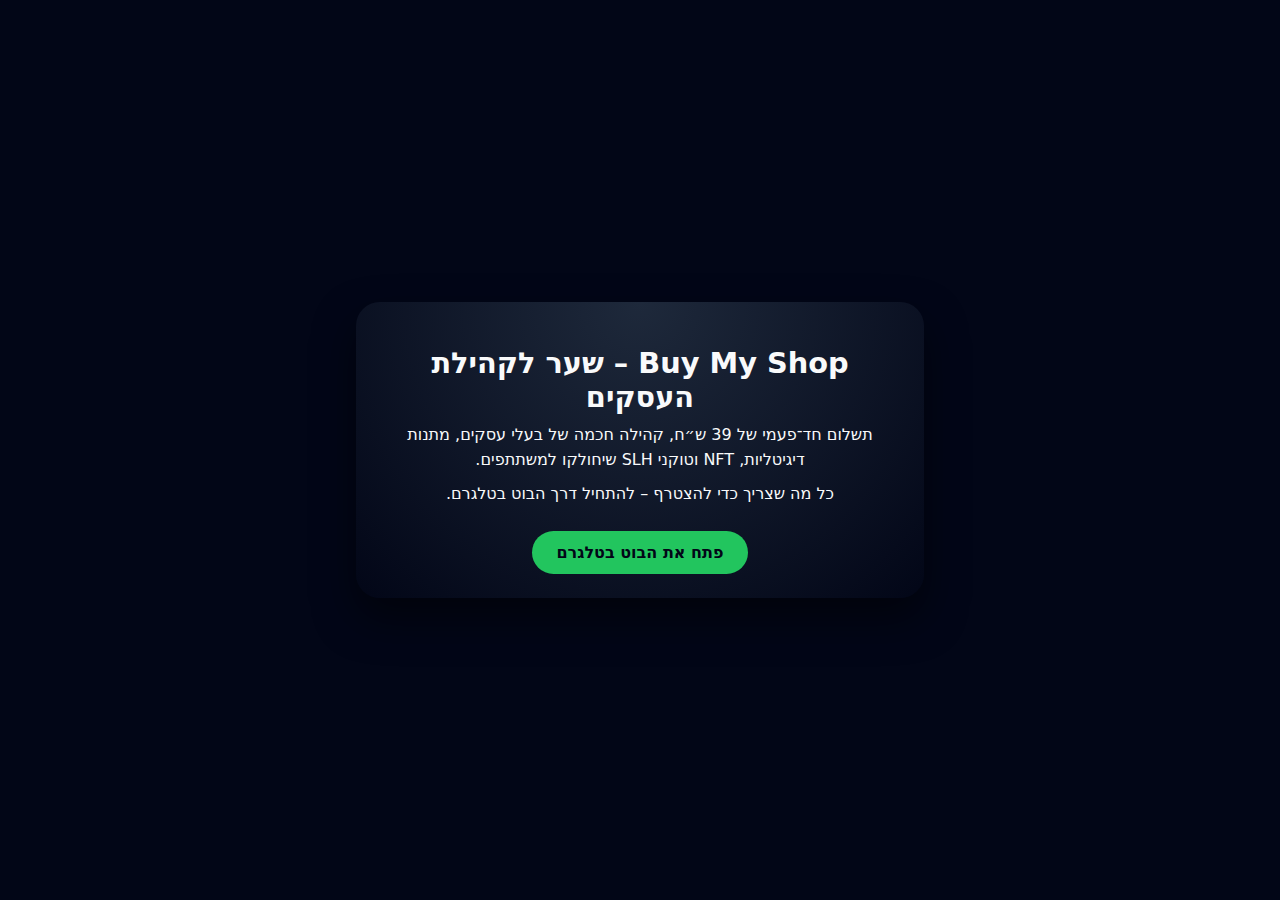
<file: _backup_restore/ai_add_20251112_143411/docs/index.html>
<!DOCTYPE html>
<html lang="he" dir="rtl">
<head>
  <meta charset="utf-8" />
  <title>Buy My Shop – שער לקהילת העסקים</title>
  <meta name="description" content="תשלום חד־פעמי של 39 ש״ח, קהילה חכמה של בעלי עסקים, מתנות דיגיטליות, NFT וטוקני SLH שיחולקו למשתתפים.">

  <!-- Open Graph -->
  <meta property="og:type" content="website" />
  <meta property="og:title" content="Buy My Shop – קהילת העסקים וה-NFT" />
  <meta property="og:description" content="הצטרף לקהילת העסקים, קבל גישה למבצעים, NFT וטוקני SLH." />
  <!-- שים לב: משתמשים ב-start_banner.jpg מתוך assets/ -->
  <meta property="og:image" content="https://osifeu-prog.github.io/botshop/assets/start_banner.jpg" />
  <meta property="og:url" content="https://osifeu-prog.github.io/botshop/" />

  <!-- Twitter / X -->
  <meta name="twitter:card" content="summary_large_image" />
  <meta name="twitter:title" content="Buy My Shop – קהילת העסקים" />
  <meta name="twitter:description" content="קפיצה אחת לתוך קהילת עסקים, NFT וטוקני SLH." />
  <meta name="twitter:image" content="https://osifeu-prog.github.io/botshop/assets/start_banner.jpg" />

  <meta name="viewport" content="width=device-width, initial-scale=1" />

  <style>
    body {
      font-family: system-ui, -apple-system, BlinkMacSystemFont, "Segoe UI", sans-serif;
      background: #020617;
      color: #f9fafb;
      margin: 0;
      min-height: 100vh;
      display: flex;
      align-items: center;
      justify-content: center;
    }
    .card {
      max-width: 520px;
      background: radial-gradient(circle at top, #1e293b, #020617);
      border-radius: 24px;
      padding: 24px;
      box-shadow: 0 20px 40px rgba(0,0,0,0.5);
      text-align: center;
    }
    h1 {
      font-size: 1.8rem;
      margin-bottom: 0.5rem;
    }
    p {
      line-height: 1.6;
      margin: 0.5rem 0;
    }
    .btn {
      display: inline-block;
      margin-top: 16px;
      padding: 12px 24px;
      border-radius: 999px;
      text-decoration: none;
      font-weight: 600;
      background: #22c55e;
      color: #020617;
    }
    .btn:hover {
      background: #16a34a;
    }
  </style>
</head>
<body>
  <div class="card">
    <h1>Buy My Shop – שער לקהילת העסקים</h1>
    <p>
      תשלום חד־פעמי של 39 ש״ח, קהילה חכמה של בעלי עסקים,
      מתנות דיגיטליות, NFT וטוקני SLH שיחולקו למשתתפים.
    </p>
    <p>
      כל מה שצריך כדי להצטרף – להתחיל דרך הבוט בטלגרם.
    </p>
    <a class="btn" href="https://t.me/Buy_My_Shop_bot">פתח את הבוט בטלגרם</a>
  </div>
</body>
</html>
</file>
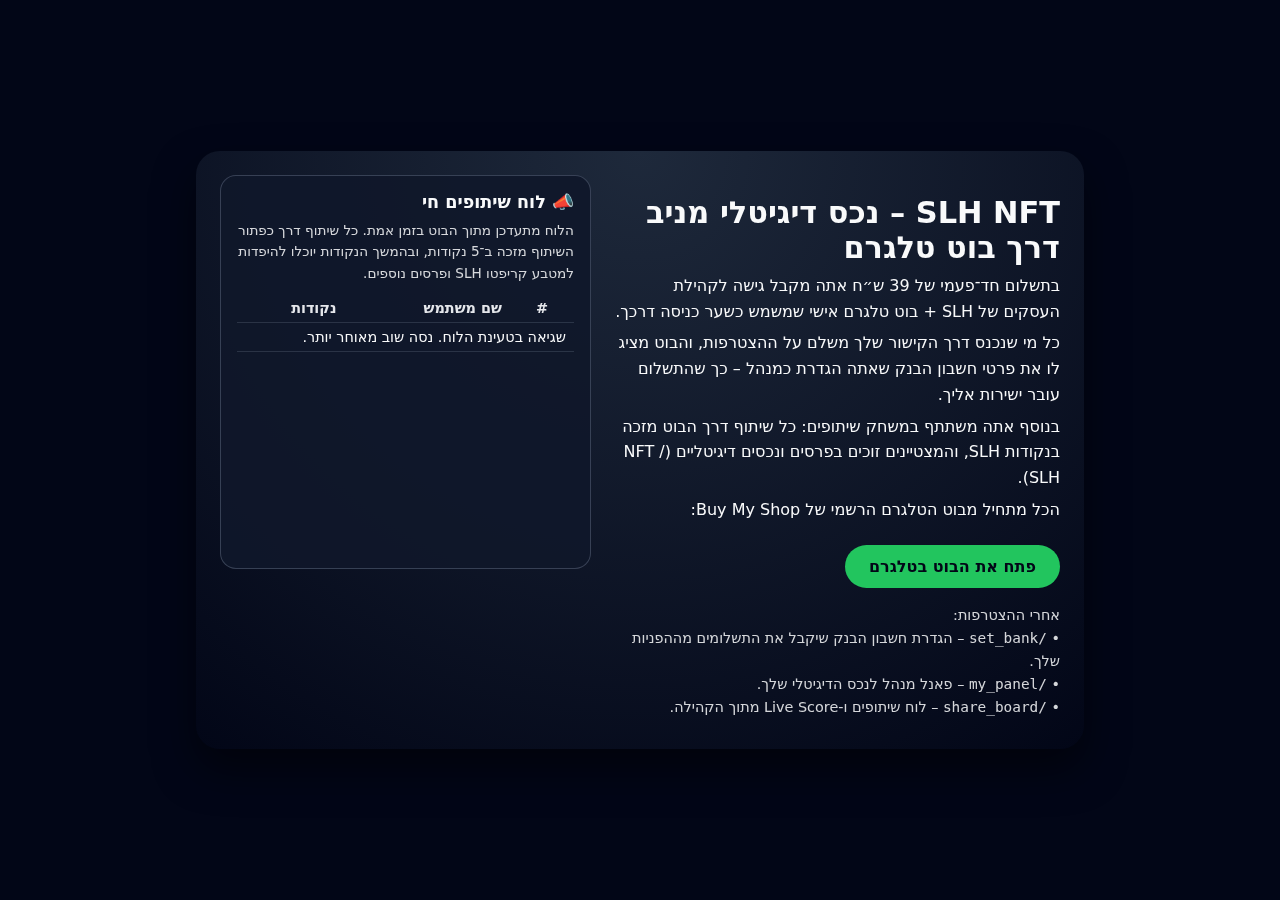
<file: _backup_restore/full_20251112_143010/docs/index.html>
<!DOCTYPE html>
<html lang="he" dir="rtl">
<head>
  <meta charset="utf-8" />
  <title>SLH NFT – Buy My Shop | נכס דיגיטלי מניב</title>
  <meta name="description" content="רוכשים גישה לקהילת SLH ולקבל בוט טלגרם אישי שהוא נכס דיגיטלי מניב: כל מי שמצטרף דרך הקישור שלך משלם ישירות לחשבון הבנק שהגדרת.">

  <!-- Open Graph -->
  <meta property="og:type" content="website" />
  <meta property="og:title" content="SLH NFT – נכס דיגיטלי מניב + בוט טלגרם" />
  <meta property="og:description" content="תשלום חד־פעמי, כניסה לקהילת SLH, ובוט טלגרם אישי שגובה תשלומים ישירות לחשבון הבנק שלך מכל מי שמצטרף דרכך." />
  <!-- Open Graph image -->
<meta property="og:image" content="https://osifeu-prog.github.io/botshop/assets/start_banner.jpg" />
  <meta name="twitter:image" content="https://slh-nft.com/assets/start_banner.jpg" />
<meta property="og:image:width" content="1200" />
<meta property="og:image:height" content="630" />

<!-- Display image as hero on the page -->
<link rel="preload" as="image" href="https://osifeu-prog.github.io/botshop/assets/start_banner.jpg" />
<style>
  body::before {
    content: "";
    position: fixed;
    inset: 0;
    background: url("https://osifeu-prog.github.io/botshop/assets/start_banner.jpg") center/cover no-repeat;
    opacity: 0.25;
    z-index: -1;
  }
</style>

  <meta property="og:url" content="https://slh-nft.com/" />

  <!-- Twitter / X -->
  <meta name="twitter:card" content="summary_large_image" />
  <meta name="twitter:title" content="SLH NFT – קהילת נכסים דיגיטליים מניבים" />
  <meta name="twitter:description" content="נכס דיגיטלי מניב: בוט טלגרם אישי, קהילה, שיתופים, נקודות ופרסים. כל מי שמצטרף דרך הקישור שלך משלם ישירות אליך." />
  <meta name="twitter:image" content="https://slh-nft.com/assets/start_banner.jpg" />

  <meta name="viewport" content="width=device-width, initial-scale=1" />

  <style>
    body {
      font-family: system-ui, -apple-system, BlinkMacSystemFont, "Segoe UI", sans-serif;
      background: #020617;
      color: #f9fafb;
      margin: 0;
      min-height: 100vh;
      display: flex;
      align-items: center;
      justify-content: center;
    }
    .card {
      max-width: 840px;
      width: 100%;
      background: radial-gradient(circle at top, #1e293b, #020617);
      border-radius: 24px;
      padding: 24px;
      box-shadow: 0 20px 40px rgba(0,0,0,0.5);
      display: grid;
      grid-template-columns: minmax(0, 1.2fr) minmax(0, 1fr);
      gap: 24px;
    }
    @media (max-width: 720px) {
      .card {
        grid-template-columns: 1fr;
      }
    }
    h1 {
      font-size: 1.9rem;
      margin-bottom: 0.5rem;
    }
    p {
      line-height: 1.6;
      margin: 0.4rem 0;
    }
    .btn {
      display: inline-block;
      margin-top: 16px;
      padding: 12px 24px;
      border-radius: 999px;
      text-decoration: none;
      font-weight: 600;
      background: #22c55e;
      color: #020617;
    }
    .btn:hover {
      background: #16a34a;
    }
    .sub {
      font-size: 0.9rem;
      opacity: 0.85;
      margin-top: 1rem;
    }
    .panel {
      background: rgba(15,23,42,0.9);
      border-radius: 16px;
      padding: 16px;
      border: 1px solid rgba(148,163,184,0.3);
      max-height: 360px;
      overflow: auto;
    }
    table {
      width: 100%;
      border-collapse: collapse;
      font-size: 0.9rem;
    }
    th, td {
      padding: 6px 8px;
      text-align: right;
      border-bottom: 1px solid rgba(148,163,184,0.2);
    }
    th {
      font-weight: 600;
      color: #e5e7eb;
    }
    tr:nth-child(even) td {
      background: rgba(15,23,42,0.7);
    }
    .rank {
      text-align: center;
      width: 3rem;
    }
  </style>
</head>
<body>
  <div class="card">
    <div>
      <h1>SLH NFT – נכס דיגיטלי מניב דרך בוט טלגרם</h1>
      <p>
        בתשלום חד־פעמי של 39 ש״ח אתה מקבל גישה לקהילת העסקים של SLH
        + בוט טלגרם אישי שמשמש כשער כניסה דרכך.
      </p>
      <p>
        כל מי שנכנס דרך הקישור שלך משלם על ההצטרפות, והבוט מציג לו את
        פרטי חשבון הבנק שאתה הגדרת כמנהל – כך שהתשלום עובר ישירות אליך.
      </p>
      <p>
        בנוסף אתה משתתף במשחק שיתופים:
        כל שיתוף דרך הבוט מזכה בנקודות SLH, והמצטיינים זוכים בפרסים
        ונכסים דיגיטליים (NFT / SLH).
      </p>
      <p>
        הכל מתחיל מבוט הטלגרם הרשמי של Buy My Shop:
      </p>
      <a class="btn" href="https://t.me/Buy_My_Shop_bot">פתח את הבוט בטלגרם</a>
      <p class="sub">
        אחרי ההצטרפות:<br>
        • <code>/set_bank</code> – הגדרת חשבון הבנק שיקבל את התשלומים מההפניות שלך.<br>
        • <code>/my_panel</code> – פאנל מנהל לנכס הדיגיטלי שלך.<br>
        • <code>/share_board</code> – לוח שיתופים ו-Live Score מתוך הקהילה.
      </p>
    </div>
    <div class="panel">
      <h2 style="font-size:1.1rem;margin-top:0;margin-bottom:0.5rem;">📣 לוח שיתופים חי</h2>
      <p style="font-size:0.85rem;margin-top:0;margin-bottom:0.6rem;opacity:0.85;">
        הלוח מתעדכן מתוך הבוט בזמן אמת. כל שיתוף דרך כפתור השיתוף מזכה ב־5 נקודות,
        ובהמשך הנקודות יוכלו להיפדות למטבע קריפטו SLH ופרסים נוספים.
      </p>
      <table>
        <thead>
          <tr>
            <th class="rank">#</th>
            <th>שם משתמש</th>
            <th>נקודות</th>
          </tr>
        </thead>
        <tbody id="score-body">
          <tr>
            <td colspan="3">טוען נתוני שיתופים...</td>
          </tr>
        </tbody>
      </table>
    </div>
  </div>

  <script>
    // כתובת השירות בריילווי (API)
    const API_BASE = "https://webwook-production-4861.up.railway.app";

    async function loadBoard() {
      const tbody = document.getElementById("score-body");
      try {
        const res = await fetch(API_BASE + "/public/share_board");
        if (!res.ok) throw new Error("HTTP " + res.status);
        const data = await res.json();
        const items = data.items || [];

        tbody.innerHTML = "";

        if (!items.length) {
          const tr = document.createElement("tr");
          const td = document.createElement("td");
          td.colSpan = 3;
          td.textContent = "אין עדיין נקודות – תהיה הראשון לשתף דרך הבוט!";
          tr.appendChild(td);
          tbody.appendChild(tr);
          return;
        }

        let rank = 1;
        for (const item of items) {
          const tr = document.createElement("tr");

          const tdRank = document.createElement("td");
          tdRank.className = "rank";
          tdRank.textContent = rank++;

          const tdName = document.createElement("td");
          tdName.textContent = item.username || ("ID " + item.user_id);

          const tdPts = document.createElement("td");
          tdPts.textContent = item.points;

          tr.appendChild(tdRank);
          tr.appendChild(tdName);
          tr.appendChild(tdPts);
          tbody.appendChild(tr);
        }
      } catch (e) {
        console.error(e);
        tbody.innerHTML = "";
        const tr = document.createElement("tr");
        const td = document.createElement("td");
        td.colSpan = 3;
        td.textContent = "שגיאה בטעינת הלוח. נסה שוב מאוחר יותר.";
        tr.appendChild(td);
        tbody.appendChild(tr);
      }
    }

    document.addEventListener("DOMContentLoaded", loadBoard);
  </script>
</body>
</html>
</file>
<file: docs/css/style.css>
:root {
  --primary: #2563eb;
  --primary-dark: #1d4ed8;
  --secondary: #059669;
  --accent: #f59e0b;
  --accent-dark: #d97706;
  --dark: #1f2937;
  --light: #f9fafb;
  --gray: #6b7280;
  --success: #10b981;
  --warning: #f59e0b;
  --error: #ef4444;
}

* {
  margin: 0;
  padding: 0;
  box-sizing: border-box;
}

body {
  font-family: system-ui, -apple-system, BlinkMacSystemFont, "Segoe UI", sans-serif;
  background: linear-gradient(135deg, #667eea 0%, #764ba2 100%);
  color: #333;
  line-height: 1.6;
  min-height: 100vh;
  overflow-x: hidden;
}

/* Animated Background */
.animated-bg {
  position: fixed;
  top: 0;
  left: 0;
  width: 100%;
  height: 100%;
  background: 
    radial-gradient(circle at 20% 80%, rgba(120, 119, 198, 0.3) 0%, transparent 50%),
    radial-gradient(circle at 80% 20%, rgba(255, 119, 198, 0.3) 0%, transparent 50%),
    radial-gradient(circle at 40% 40%, rgba(120, 219, 255, 0.2) 0%, transparent 50%);
  animation: float 6s ease-in-out infinite;
  z-index: -1;
}

@keyframes float {
  0%, 100% { transform: translateY(0px) rotate(0deg); }
  50% { transform: translateY(-20px) rotate(1deg); }
}

.container {
  max-width: 1200px;
  margin: 0 auto;
  padding: 20px;
  position: relative;
  z-index: 1;
}

/* Header Styles */
.header {
  text-align: center;
  padding: 40px 20px;
  background: rgba(255, 255, 255, 0.95);
  border-radius: 20px;
  margin-bottom: 30px;
  box-shadow: 0 20px 40px rgba(0,0,0,0.1);
  backdrop-filter: blur(10px);
  border: 1px solid rgba(255,255,255,0.2);
}

.logo-container {
  position: relative;
  display: inline-block;
  margin-bottom: 20px;
}

.logo {
  width: 100px;
  height: 100px;
  border-radius: 50%;
  border: 4px solid var(--primary);
  position: relative;
  z-index: 2;
}

.logo-glow {
  position: absolute;
  top: 50%;
  left: 50%;
  transform: translate(-50%, -50%);
  width: 120px;
  height: 120px;
  border-radius: 50%;
  background: radial-gradient(circle, var(--primary) 0%, transparent 70%);
  opacity: 0.3;
  animation: pulse 2s ease-in-out infinite;
}

@keyframes pulse {
  0%, 100% { transform: translate(-50%, -50%) scale(1); opacity: 0.3; }
  50% { transform: translate(-50%, -50%) scale(1.1); opacity: 0.5; }
}

.main-title {
  color: var(--dark);
  font-size: 3rem;
  margin-bottom: 10px;
  background: linear-gradient(135deg, var(--primary), var(--accent));
  -webkit-background-clip: text;
  -webkit-text-fill-color: transparent;
  background-clip: text;
}

.subtitle {
  color: var(--gray);
  font-size: 1.2rem;
  margin-bottom: 15px;
}

.highlight-text {
  color: var(--primary);
  font-weight: bold;
  font-size: 1.1rem;
}

/* Token Banner */
.token-banner {
  background: linear-gradient(135deg, var(--accent), var(--accent-dark));
  color: white;
  padding: 15px 25px;
  border-radius: 50px;
  margin: 20px auto;
  display: inline-flex;
  align-items: center;
  gap: 15px;
  box-shadow: 0 10px 30px rgba(245, 158, 11, 0.3);
  animation: bounce 2s ease-in-out infinite;
}

@keyframes bounce {
  0%, 100% { transform: translateY(0); }
  50% { transform: translateY(-5px); }
}

.token-info {
  display: flex;
  align-items: center;
  gap: 10px;
}

.token-icon {
  font-size: 1.5rem;
}

.token-text {
  font-weight: bold;
}

.token-price {
  background: rgba(255,255,255,0.2);
  padding: 5px 15px;
  border-radius: 20px;
  font-size: 0.9rem;
}

/* Card Styles */
.card {
  background: white;
  padding: 30px;
  border-radius: 20px;
  box-shadow: 0 10px 30px rgba(0,0,0,0.1);
  margin-bottom: 20px;
  transition: all 0.3s ease;
  border: 1px solid rgba(255,255,255,0.2);
}

.glow-card {
  position: relative;
  overflow: hidden;
}

.glow-card::before {
  content: '';
  position: absolute;
  top: 0;
  left: 0;
  right: 0;
  height: 2px;
  background: linear-gradient(90deg, var(--primary), var(--accent), var(--secondary));
  animation: slide 3s linear infinite;
}

@keyframes slide {
  0% { transform: translateX(-100%); }
  100% { transform: translateX(100%); }
}

.glow-card:hover {
  transform: translateY(-5px);
  box-shadow: 0 20px 40px rgba(0,0,0,0.15);
}

/* Feature List */
.feature-list {
  margin: 15px 0;
  padding-right: 20px;
  list-style: none;
}

.feature-list li {
  padding: 8px 0;
  border-bottom: 1px solid #f0f0f0;
  display: flex;
  align-items: center;
  gap: 10px;
}

.feature-list li:last-child {
  border-bottom: none;
}

/* Button Styles */
.btn {
  display: inline-block;
  padding: 15px 30px;
  background: var(--secondary);
  color: white;
  text-decoration: none;
  border-radius: 50px;
  font-weight: bold;
  font-size: 1.1rem;
  transition: all 0.3s ease;
  border: none;
  cursor: pointer;
  margin: 10px;
  position: relative;
  overflow: hidden;
}

.glow-btn {
  background: linear-gradient(135deg, var(--primary), var(--secondary));
  box-shadow: 0 10px 30px rgba(37, 99, 235, 0.3);
}

.glow-btn:hover {
  transform: translateY(-3px);
  box-shadow: 0 15px 40px rgba(37, 99, 235, 0.4);
  background: linear-gradient(135deg, var(--primary-dark), var(--secondary));
}

/* Steps */
.steps {
  display: flex;
  justify-content: space-between;
  margin: 40px 0;
  flex-wrap: wrap;
}

.step {
  flex: 1;
  min-width: 200px;
  text-align: center;
  padding: 20px;
  margin: 10px;
  position: relative;
}

.step-number {
  width: 60px;
  height: 60px;
  background: linear-gradient(135deg, var(--primary), var(--accent));
  color: white;
  border-radius: 50%;
  display: flex;
  align-items: center;
  justify-content: center;
  font-size: 1.5rem;
  font-weight: bold;
  margin: 0 auto 15px;
  box-shadow: 0 10px 20px rgba(37, 99, 235, 0.3);
}

.step-token {
  background: var(--accent);
  color: white;
  padding: 5px 10px;
  border-radius: 15px;
  font-size: 0.8rem;
  margin-top: 10px;
  display: inline-block;
}

/* Token Benefits */
.token-benefits {
  background: linear-gradient(135deg, #fffbeb, #fef3c7);
  border: 2px solid var(--accent);
}

.benefits-grid {
  display: grid;
  grid-template-columns: repeat(auto-fit, minmax(200px, 1fr));
  gap: 20px;
  margin: 20px 0;
}

.benefit-card {
  background: white;
  padding: 25px;
  border-radius: 15px;
  text-align: center;
  box-shadow: 0 5px 15px rgba(0,0,0,0.1);
  transition: all 0.3s ease;
  border: 1px solid #f0f0f0;
}

.benefit-card:hover {
  transform: translateY(-5px);
  box-shadow: 0 10px 25px rgba(0,0,0,0.15);
}

.benefit-icon {
  font-size: 2.5rem;
  margin-bottom: 15px;
}

/* Payment Methods */
.payment-methods {
  display: grid;
  grid-template-columns: repeat(auto-fit, minmax(180px, 1fr));
  gap: 15px;
  margin: 30px 0;
}

.payment-method {
  background: white;
  padding: 20px;
  border-radius: 15px;
  text-align: center;
  border: 2px solid #e5e7eb;
  transition: all 0.3s ease;
  cursor: pointer;
  box-shadow: 0 5px 15px rgba(0,0,0,0.1);
}

.payment-method:hover {
  border-color: var(--primary);
  transform: translateY(-5px);
  box-shadow: 0 10px 25px rgba(0,0,0,0.15);
}

.payment-method.active {
  border-color: var(--primary);
  background: #f0f9ff;
  box-shadow: 0 10px 25px rgba(37, 99, 235, 0.2);
}

.payment-icon {
  font-size: 2.5rem;
  margin-bottom: 15px;
}

/* Wallet Styles */
.wallet-options {
  display: flex;
  gap: 15px;
  justify-content: center;
  flex-wrap: wrap;
  margin: 20px 0;
}

.wallet-connected {
  background: linear-gradient(135deg, #f0f9ff, #e0f2fe);
  padding: 20px;
  border-radius: 15px;
  border: 2px solid var(--primary);
}

.wallet-balance {
  background: white;
  padding: 15px;
  border-radius: 10px;
  margin: 15px 0;
  font-size: 1.2rem;
  font-weight: bold;
  color: var(--primary);
}

/* Token Details */
.token-details {
  background: white;
  padding: 20px;
  border-radius: 15px;
  margin: 20px 0;
}

.token-detail {
  display: flex;
  justify-content: space-between;
  padding: 10px 0;
  border-bottom: 1px solid #f0f0f0;
}

.token-detail:last-child {
  border-bottom: none;
}

.detail-label {
  font-weight: bold;
  color: var(--gray);
}

.detail-value {
  color: var(--dark);
  font-family: monospace;
}

.token-note {
  background: #fffbeb;
  padding: 15px;
  border-radius: 10px;
  border-right: 4px solid var(--accent);
  margin-top: 15px;
}

/* Tabs Navigation */
.tabs {
  display: flex;
  justify-content: center;
  margin: 30px 0;
  flex-wrap: wrap;
  background: rgba(255, 255, 255, 0.9);
  padding: 15px;
  border-radius: 50px;
  backdrop-filter: blur(10px);
}

.tab-btn {
  padding: 12px 24px;
  background: transparent;
  border: 2px solid transparent;
  border-radius: 25px;
  margin: 5px;
  cursor: pointer;
  font-weight: bold;
  transition: all 0.3s ease;
}

.tab-btn.active {
  background: var(--primary);
  color: white;
  box-shadow: 0 5px 15px rgba(37, 99, 235, 0.3);
}

.tab-content {
  display: none;
}

.tab-content.active {
  display: block;
  animation: fadeIn 0.5s ease;
}

@keyframes fadeIn {
  from { opacity: 0; transform: translateY(20px); }
  to { opacity: 1; transform: translateY(0); }
}

/* Hero Section */
.hero-section {
  display: grid;
  grid-template-columns: 1fr 1fr;
  gap: 40px;
  margin-bottom: 40px;
}

@media (max-width: 768px) {
  .hero-section {
    grid-template-columns: 1fr;
  }
}

/* Features Grid */
.features-grid {
  display: grid;
  grid-template-columns: repeat(auto-fit, minmax(300px, 1fr));
  gap: 20px;
  margin: 40px 0;
}

.feature-card {
  background: white;
  padding: 25px;
  border-radius: 15px;
  text-align: center;
  box-shadow: 0 5px 15px rgba(0,0,0,0.1);
  transition: transform 0.3s ease;
}

.feature-card:hover {
  transform: translateY(-5px);
}

.feature-icon {
  font-size: 2.5rem;
  margin-bottom: 15px;
}

/* CTA Section */
.cta-section {
  text-align: center;
  padding: 50px 20px;
  background: linear-gradient(135deg, var(--primary), var(--primary-dark));
  color: white;
  border-radius: 20px;
  margin: 40px 0;
  position: relative;
  overflow: hidden;
}

.cta-section::before {
  content: '';
  position: absolute;
  top: 0;
  left: 0;
  right: 0;
  bottom: 0;
  background: url('data:image/svg+xml,<svg xmlns="http://www.w3.org/2000/svg" viewBox="0 0 1000 1000"><polygon fill="rgba(255,255,255,0.1)" points="0,1000 1000,0 1000,1000"/></svg>');
  background-size: cover;
}

.price {
  font-size: 4rem;
  font-weight: bold;
  margin: 20px 0;
  position: relative;
}

.token-bonus {
  background: rgba(255,255,255,0.2);
  padding: 10px 20px;
  border-radius: 25px;
  display: inline-flex;
  align-items: center;
  gap: 10px;
  margin: 15px 0;
}

.bonus-amount {
  font-size: 1.3rem;
  font-weight: bold;
}

.bonus-text {
  font-size: 0.9rem;
  opacity: 0.9;
}

/* Payment Header */
.payment-header {
  display: flex;
  justify-content: center;
  align-items: center;
  gap: 30px;
  margin: 20px 0;
  flex-wrap: wrap;
}

.price-display {
  font-size: 2.5rem;
  font-weight: bold;
  color: var(--primary);
}

.token-bonus-display {
  background: linear-gradient(135deg, var(--accent), var(--accent-dark));
  color: white;
  padding: 10px 20px;
  border-radius: 20px;
  text-align: center;
}

/* Upload Section */
.upload-section {
  background: #f8f9fa;
  padding: 30px;
  border-radius: 15px;
  margin: 20px 0;
  border: 2px dashed #d1d5db;
}

.upload-area {
  text-align: center;
  padding: 40px 20px;
  border: 2px dashed #6b7280;
  border-radius: 8px;
  cursor: pointer;
  transition: all 0.3s ease;
}

.upload-area:hover {
  border-color: var(--primary);
  background: #f0f9ff;
}

.upload-area.dragover {
  border-color: var(--primary);
  background: #e0f2fe;
}

.preview-image {
  max-width: 300px;
  max-height: 300px;
  margin: 20px auto;
  display: none;
}

/* Status Badges */
.status-badge {
  padding: 8px 16px;
  border-radius: 20px;
  font-weight: bold;
  margin: 10px 0;
}

.status-pending {
  background: #fef3c7;
  color: #92400e;
}

.status-approved {
  background: #d1fae5;
  color: #065f46;
}

.status-rejected {
  background: #fee2e2;
  color: #991b1b;
}

/* FAQ */
.faq-section {
  max-width: 800px;
  margin: 0 auto;
}

.faq-item {
  margin-bottom: 15px;
}

.faq-question {
  background: var(--primary);
  color: white;
  padding: 15px;
  border-radius: 8px;
  cursor: pointer;
  font-weight: bold;
  transition: all 0.3s ease;
}

.faq-question:hover {
  background: var(--primary-dark);
}

.faq-answer {
  padding: 15px;
  background: #f8f9fa;
  border-radius: 0 0 8px 8px;
  display: none;
}

/* Vision Page Styles */
.vision-hero {
  background: linear-gradient(135deg, #1e3a8a 0%, #3730a3 100%);
  color: white;
  padding: 60px 20px;
  border-radius: 20px;
  margin-bottom: 40px;
  text-align: center;
  position: relative;
  overflow: hidden;
}

.vision-hero::before {
  content: '';
  position: absolute;
  top: 0;
  left: 0;
  right: 0;
  bottom: 0;
  background: url('data:image/svg+xml,<svg xmlns="http://www.w3.org/2000/svg" viewBox="0 0 1000 1000"><circle fill="rgba(255,255,255,0.1)" cx="500" cy="500" r="400"/></svg>');
  background-size: cover;
}

.vision-grid {
  display: grid;
  grid-template-columns: repeat(auto-fit, minmax(300px, 1fr));
  gap: 25px;
  margin: 40px 0;
}

.vision-card {
  background: white;
  padding: 30px;
  border-radius: 15px;
  box-shadow: 0 10px 30px rgba(0,0,0,0.1);
  border-left: 5px solid var(--primary);
}

.vision-card h3 {
  color: var(--primary);
  margin-bottom: 15px;
  font-size: 1.3rem;
}

.ecosystem-layer {
  background: linear-gradient(135deg, #f0f9ff 0%, #e0f2fe 100%);
  border-radius: 15px;
  padding: 25px;
  margin: 20px 0;
  border: 2px solid var(--primary);
}

.protocol-badge {
  background: var(--secondary);
  color: white;
  padding: 8px 16px;
  border-radius: 20px;
  font-size: 0.9rem;
  font-weight: bold;
  display: inline-block;
  margin: 10px 5px;
}

.contract-info {
  background: #f8f9fa;
  padding: 15px;
  border-radius: 10px;
  margin: 15px 0;
  font-family: monospace;
  font-size: 0.9rem;
}

/* Footer */
.footer {
  text-align: center;
  padding: 30px 20px;
  color: var(--gray);
  margin-top: 50px;
}

/* Responsive Design */
@media (max-width: 768px) {
  .main-title {
    font-size: 2rem;
  }
  
  .hero-section {
    grid-template-columns: 1fr;
  }
  
  .steps {
    flex-direction: column;
  }
  
  .payment-methods {
    grid-template-columns: 1fr;
  }
  
  .token-banner {
    flex-direction: column;
    text-align: center;
  }
  
  .wallet-options {
    flex-direction: column;
  }
}

/* Utility Classes */
.text-center { text-align: center; }
.mt-20 { margin-top: 20px; }
.mb-20 { margin-bottom: 20px; }
.p-20 { padding: 20px; }

/* Loading Animation */
.loading {
  display: inline-block;
  width: 20px;
  height: 20px;
  border: 3px solid rgba(255,255,255,.3);
  border-radius: 50%;
  border-top-color: #fff;
  animation: spin 1s ease-in-out infinite;
}

@keyframes spin {
  to { transform: rotate(360deg); }
}
</file>
